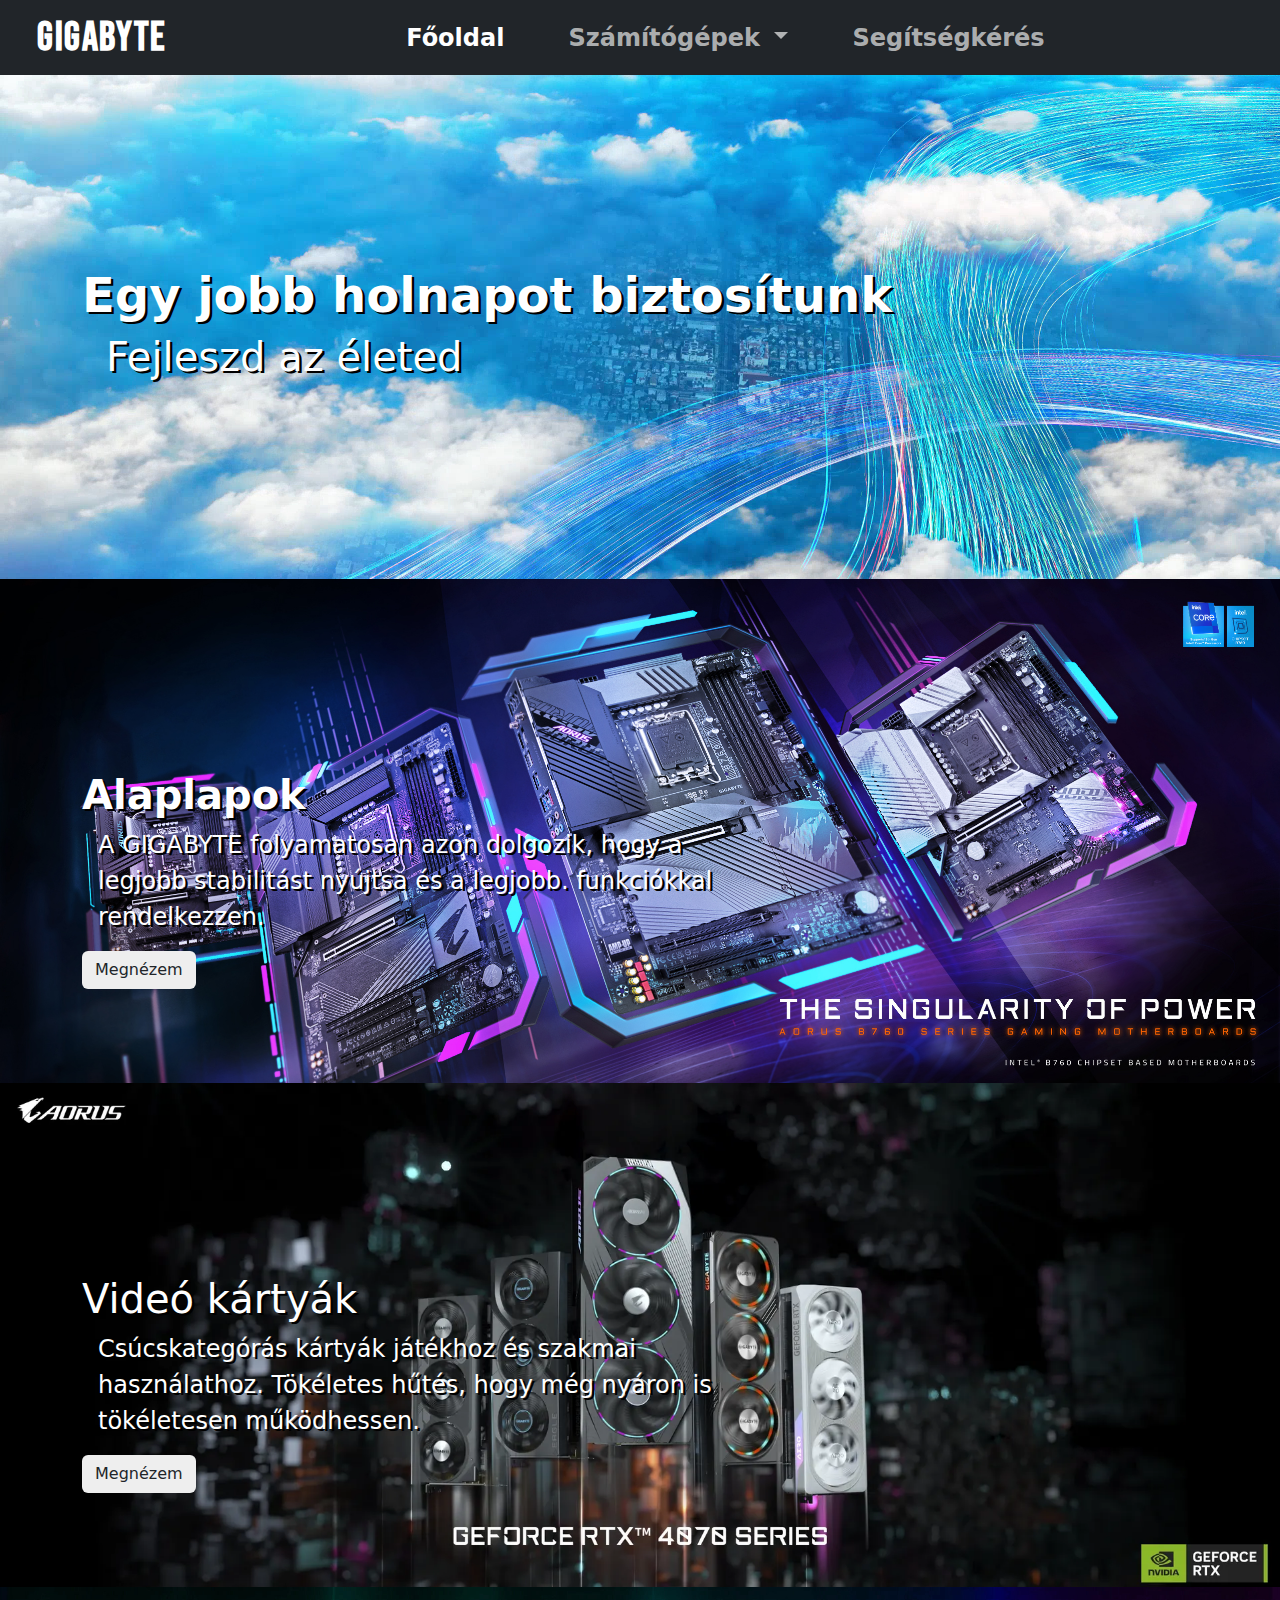
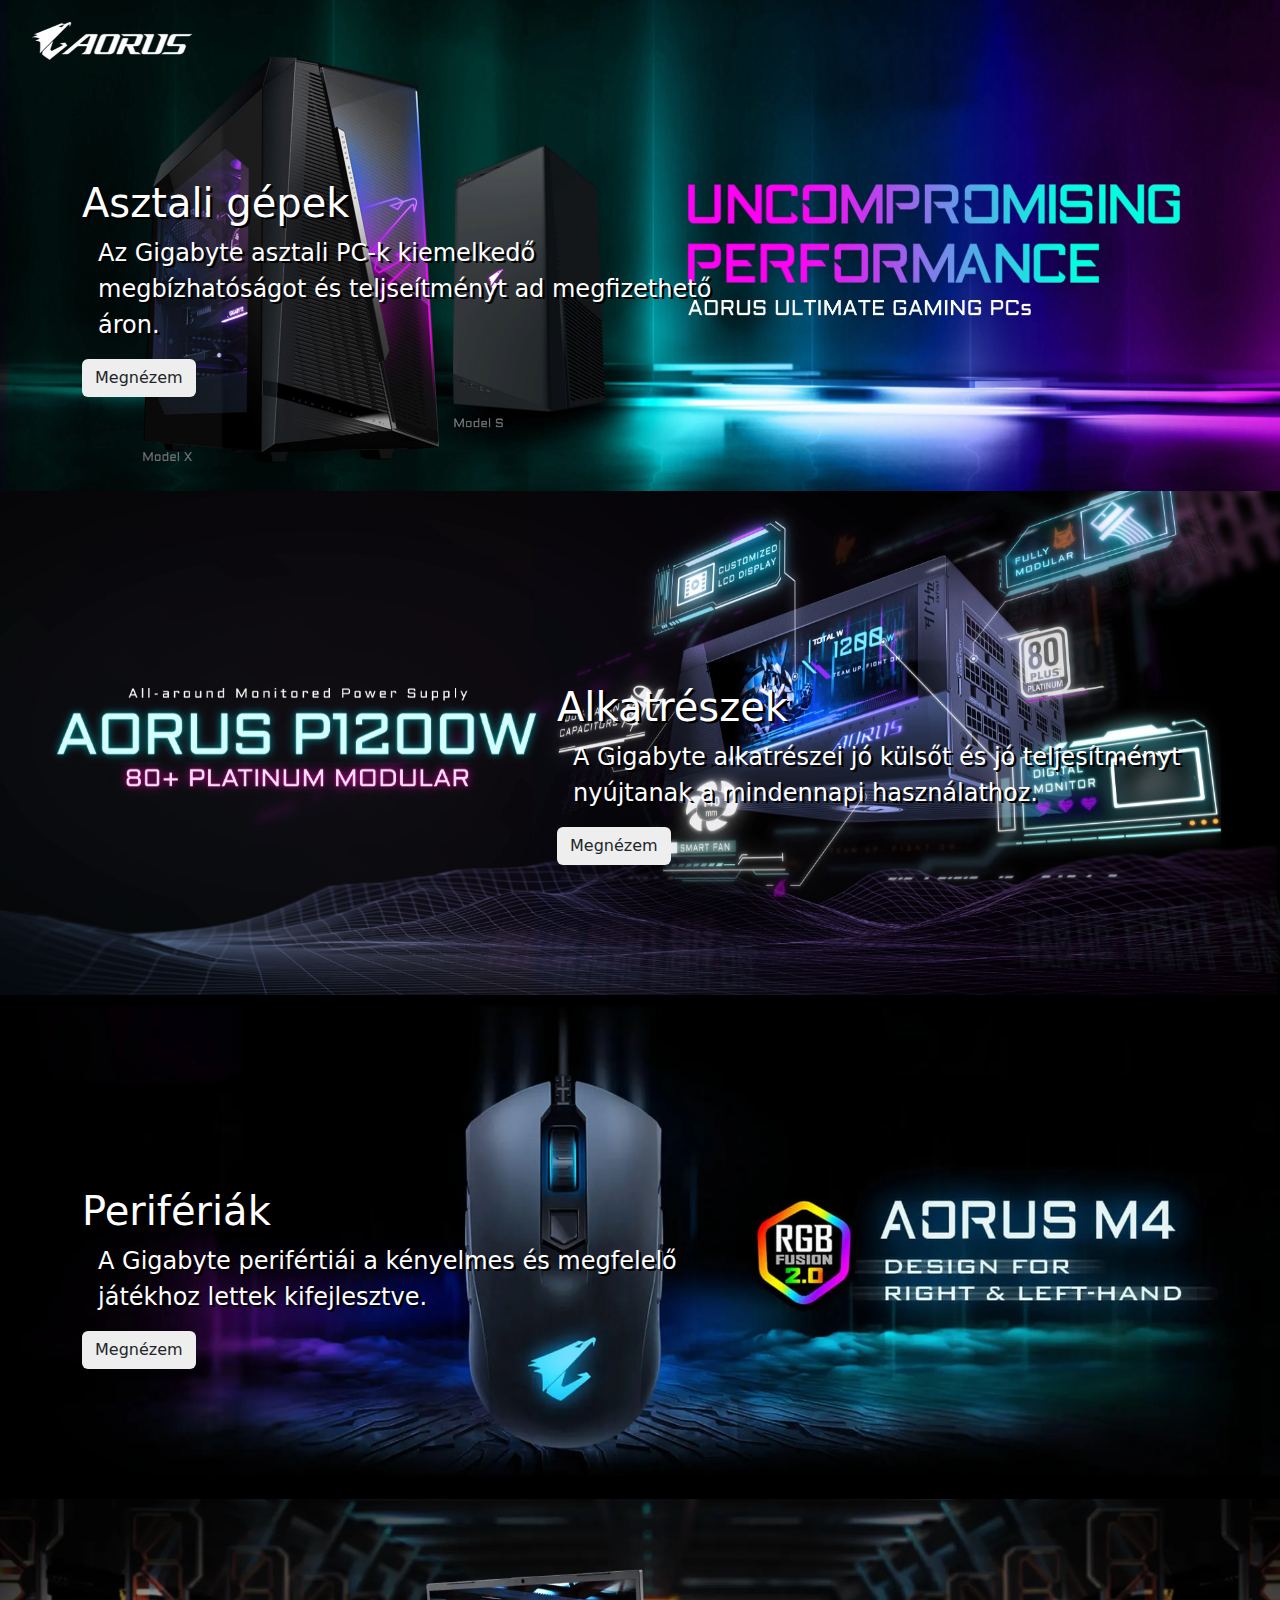
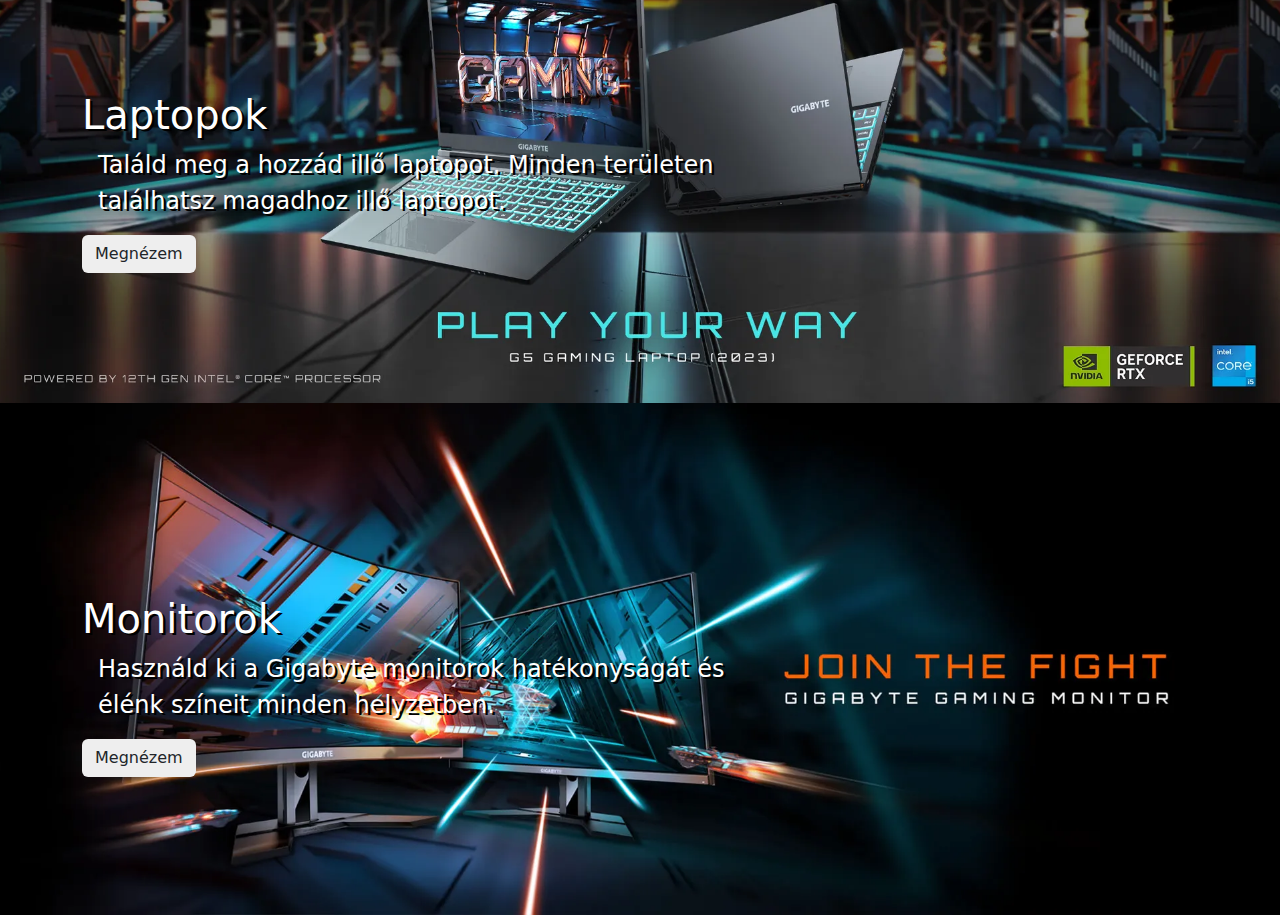
<file: index.html>
<!DOCTYPE html>
<html lang="hu">

<head>
  <meta charset="UTF-8">
  <meta http-equiv="X-UA-Compatible" content="IE=edge">
  <meta name="viewport" content="width=device-width, initial-scale=1.0">
  <link rel="stylesheet" href="bootstrap.min.css">
  <link rel="stylesheet" href="style.css">
  <link rel="shortcut icon" href="//www.gigabyte.com/favicon.ico" type="image/x-icon">
  <title>Gigabyte</title>
</head>

<body>
  <nav class="navbar navbar-expand-lg bg-dark" data-bs-theme="dark" id="navbar">
    <div class="container-fluid">
      <a class="navbar-brand" href="#">Gigabyte</a>
      <button class="navbar-toggler" type="button" data-bs-toggle="collapse" data-bs-target="#navbarNav"
        aria-controls="navbarNav" aria-expanded="false" aria-label="Toggle navigation">
        <span class="navbar-toggler-icon"></span>
      </button>
      <div class="collapse navbar-collapse" id="navbarNav">
        <ul class="navbar-nav bold mx-auto">
          <li class="nav-item me-lg-5 ms-0">
            <a class="nav-link active" href="index.html">Főoldal</a>
          </li>
          <li class="nav-item dropdown">
            <a class="nav-link dropdown-toggle" href="#" role="button" data-bs-toggle="dropdown" aria-expanded="false">
              Számítógépek
            </a>
            <ul class="dropdown-menu">
              <li class="nav-item">
                <a class="nav-link dropdown-item" href="alaplap.html">Alaplapok</a>
              </li>
              <li class="nav-item">
                <a class="nav-link dropdown-item" href="gpu.html">Videó kártyák</a>
              </li>
              <li class="nav-item">
                <a class="nav-link dropdown-item" href="pc.html">Asztali PC-k</a>
              </li>
              <li class="nav-item">
                <a class="nav-link dropdown-item" href="pc-periferiak.html">PC perifériák</a>
              </li>
              <li class="nav-item">
                <a class="nav-link dropdown-item" href="pc-alkatreszek.html">PC alkatrészek</a>
              </li>
              <li class="nav-item">
                <a class="nav-link dropdown-item" href="laptop.html">Laptop</a>
              </li>
              <li class="nav-item">
                <a class="nav-link dropdown-item" href="monitor.html">Monitorok</a>
              </li>
            </ul>
          </li>
          <li class="nav-item ms-lg-5 ms-0">
            <a class="nav-link" href="support.html">Segítségkérés</a>
          </li>
        </ul>
      </div>
    </div>
  </nav>
  <div class="c0 chapter mt-5">
    <div class="container">
      <h1 class="bold">Egy jobb holnapot biztosítunk</h1>
      <h2 class="mt-2 ms-md-4 ms-0 fs-1">Fejleszd az életed</h2>
    </div>
  </div>

  <div class="c1 chapter">
    <div class="container">
      <h1 class="bold">Alaplapok</h1>
      <p class="ms-lg-3 ms-0 col-md-7 col-12">A GIGABYTE folyamatosan azon dolgozik, hogy a legjobb stabilitást nyújtsa és a legjobb.
        funkciókkal rendelkezzen.</p>
      <a href="alaplap.html" class="btn">Megnézem</a>
    </div>
  </div>

  <div class="c2 chapter">
    <div class="container">
      <h1>Videó kártyák</h1>
      <p class="ms-lg-3 ms-0 col-md-7 col-12">
        Csúcskategórás kártyák játékhoz és szakmai használathoz. Tökéletes hűtés, hogy még nyáron is tökéletesen működhessen.
      </p>
      <a href="gpu.html" class="btn">Megnézem</a>
    </div>
  </div>

  <div class="c3 chapter">
    <div class="container">
      <h1>Asztali gépek</h1>
      <p class="ms-lg-3 ms-0 col-md-7 col-12">
        Az Gigabyte asztali PC-k kiemelkedő megbízhatóságot és teljseítményt ad megfizethető áron. 
      </p>
      <a href="pc.html" class="btn">Megnézem</a>
    </div>
  </div>

  <div class="c4 chapter">
    <div class="container">
      <div class="row">
        <div class="col-md-5"></div>
        <div class="col-md-7 col-12">
          <h1>Alkatrészek</h1>
          <p class="ms-lg-3 ms-0">
            A Gigabyte alkatrészei jó külsőt és jó teljesítményt nyújtanak a mindennapi használathoz.
          </p>
          <a href="pc-periferiak.html" class="btn">Megnézem</a>
        </div>
      </div>
    </div>
  </div>

  <div class="c5 chapter">
    <div class="container">
      <h1>Perifériák</h1>
      <p class="ms-lg-3 ms-0 col-md-7 col-12">
        A Gigabyte perifértiái a kényelmes és megfelelő játékhoz lettek kifejlesztve.
      </p>
      <a href="pc-periferiak.html" class="btn">Megnézem</a>
    </div>
  </div>

  <div class="c6 chapter">
    <div class="container">
      <h1>Laptopok</h1>
      <p class="ms-lg-3 ms-0 col-md-7 col-12">
        Találd meg a hozzád illő laptopot. Minden területen találhatsz magadhoz illő laptopot.
      </p>
      <a href="pc-periferiak.html" class="btn">Megnézem</a>
    </div>
  </div>

  <div class="c7 chapter">
    <div class="container">
      <h1>Monitorok</h1>
      <p class="ms-lg-3 ms-0 col-md-7 col-12">
        Használd ki a Gigabyte monitorok hatékonyságát és élénk színeit minden helyzetben.
      </p>
      <a href="pc-periferiak.html" class="btn">Megnézem</a>
    </div>
  </div>
  <script src="bootstrap.bundle.min.js"></script>
  <script src="gigabyte.js"></script>
</body>
</html>
</file>
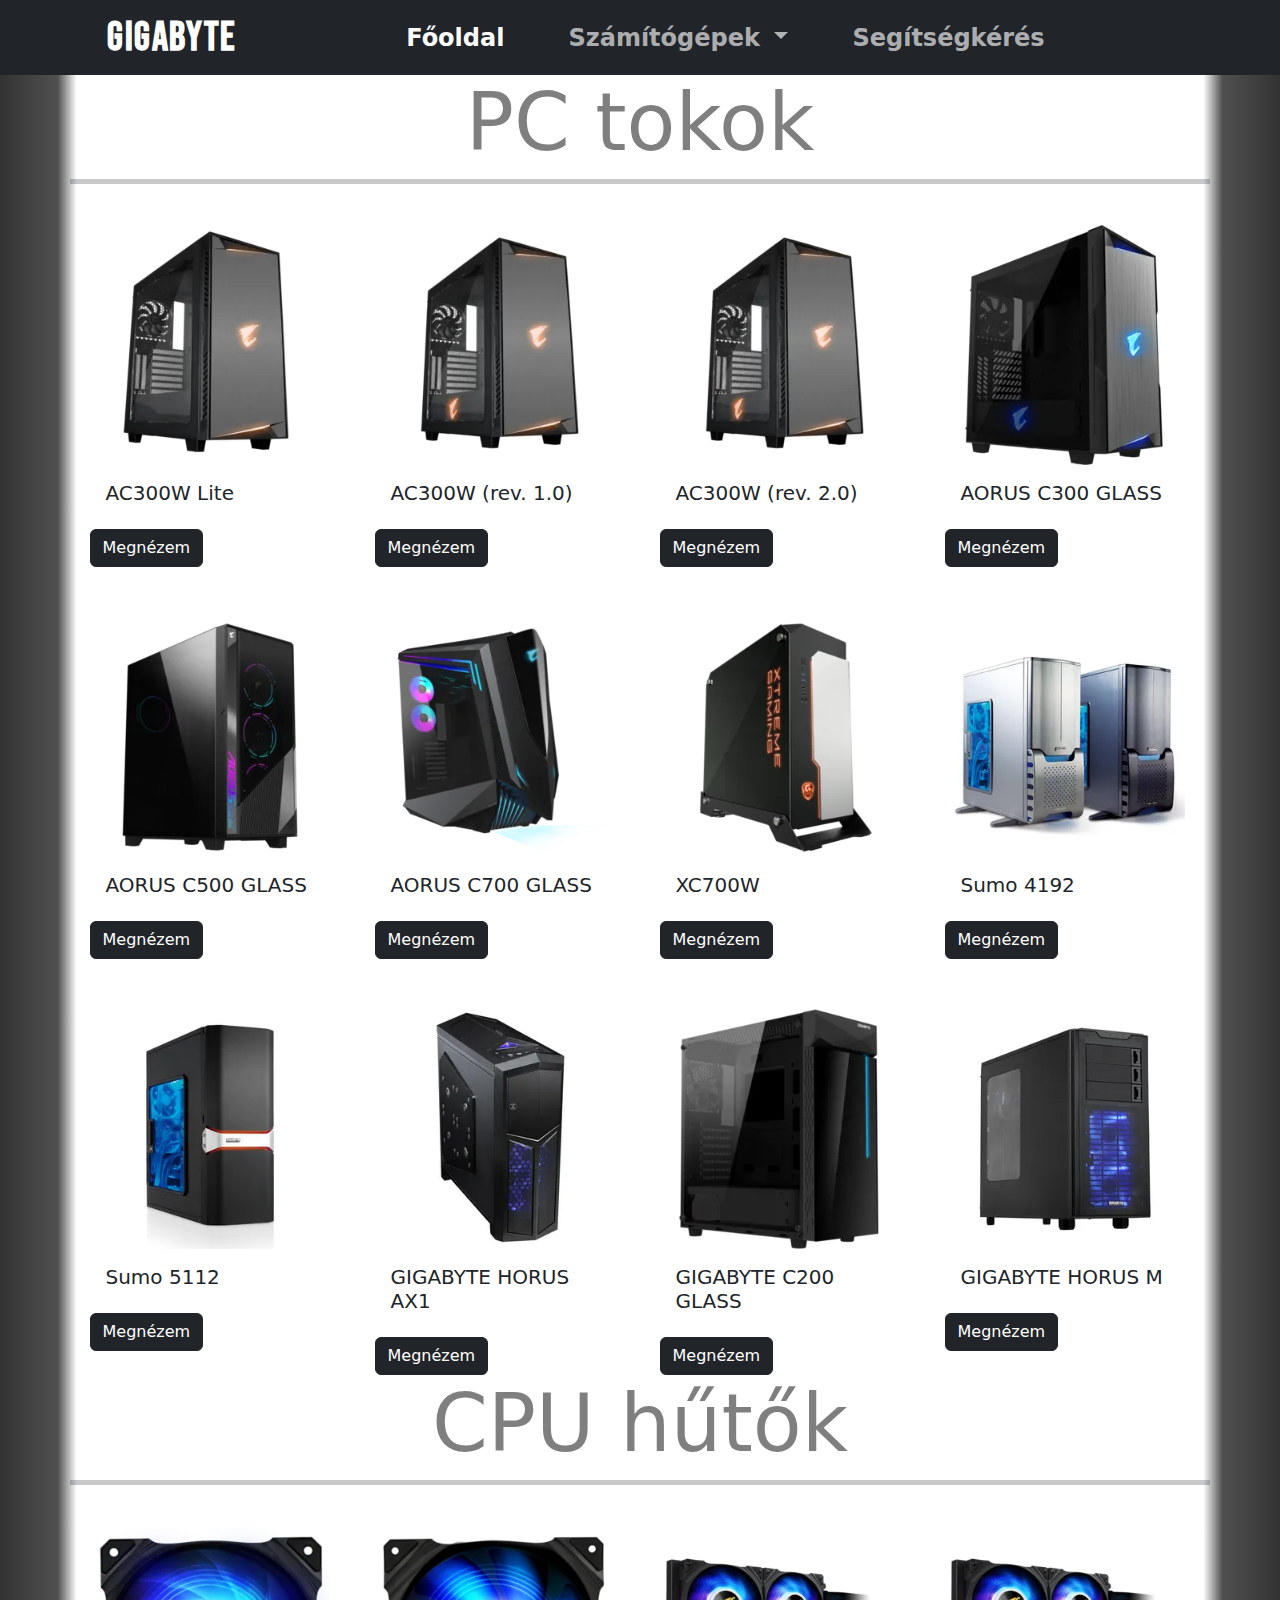
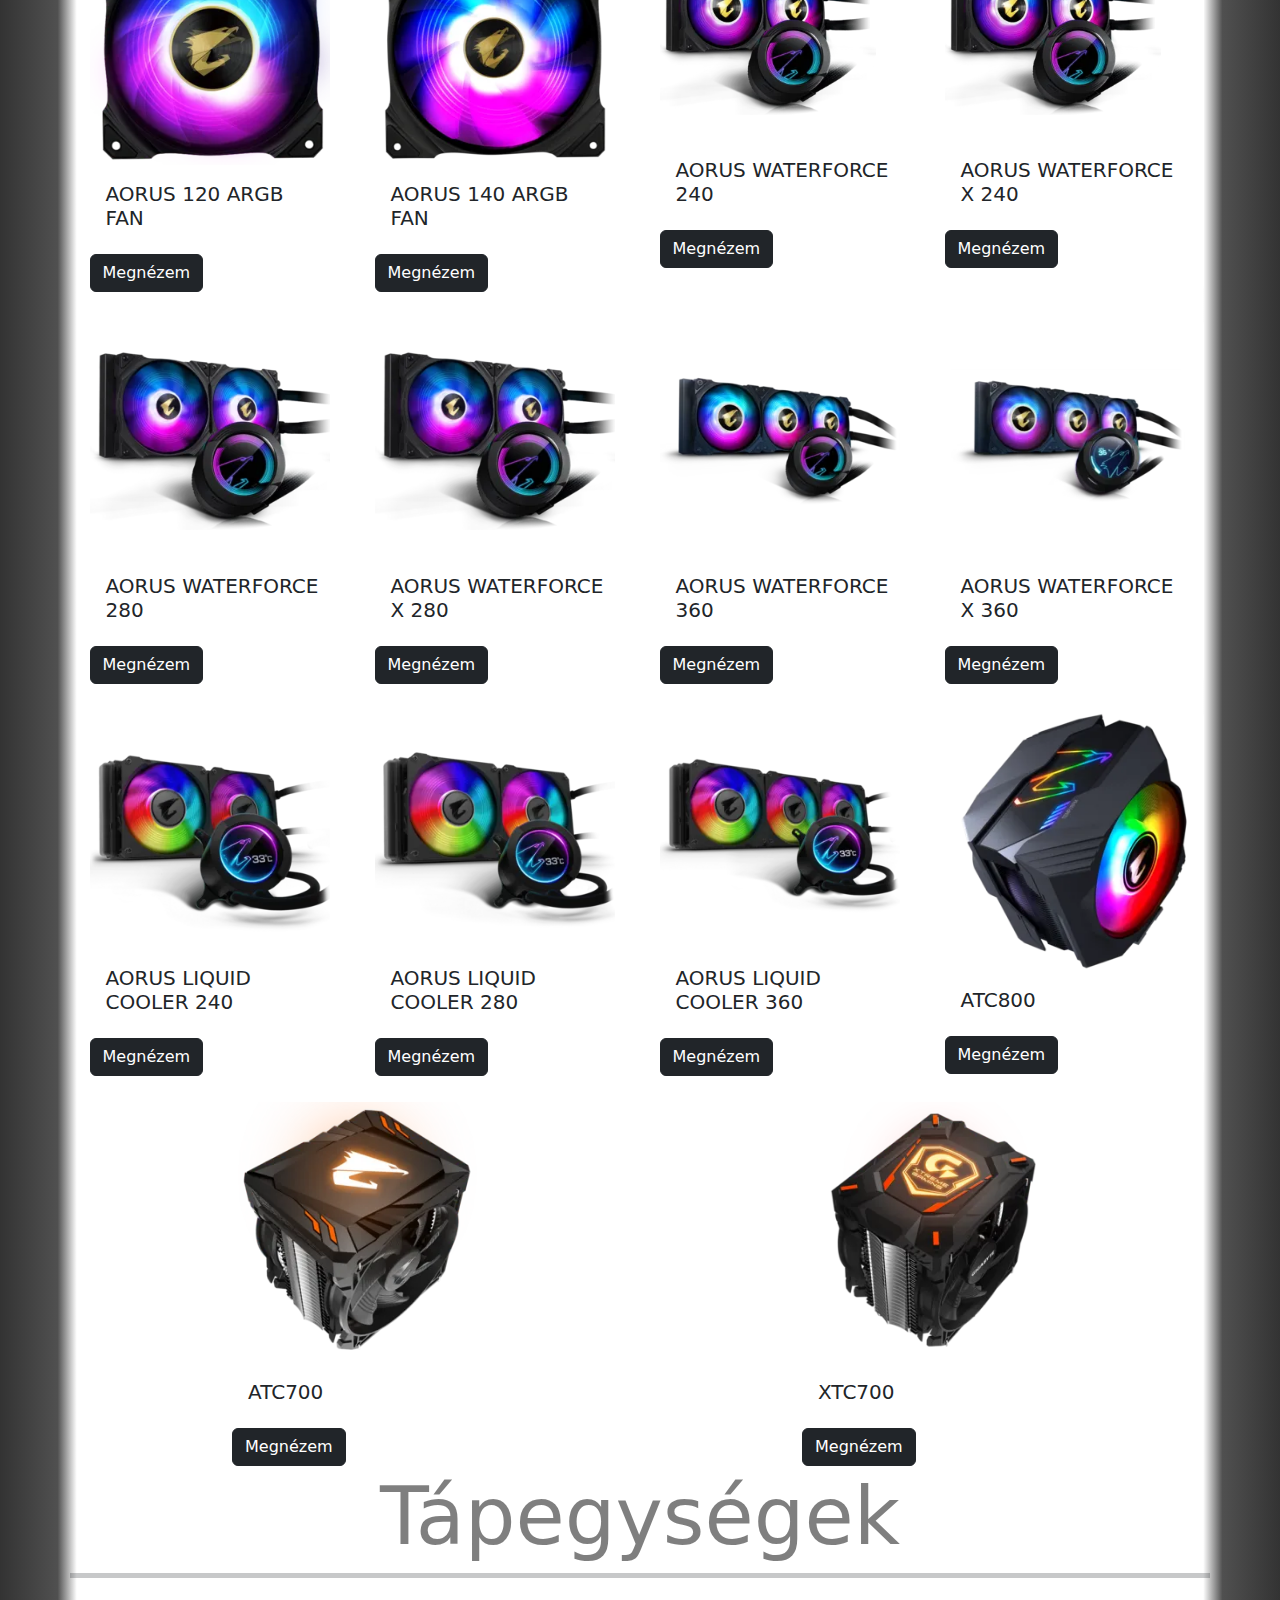
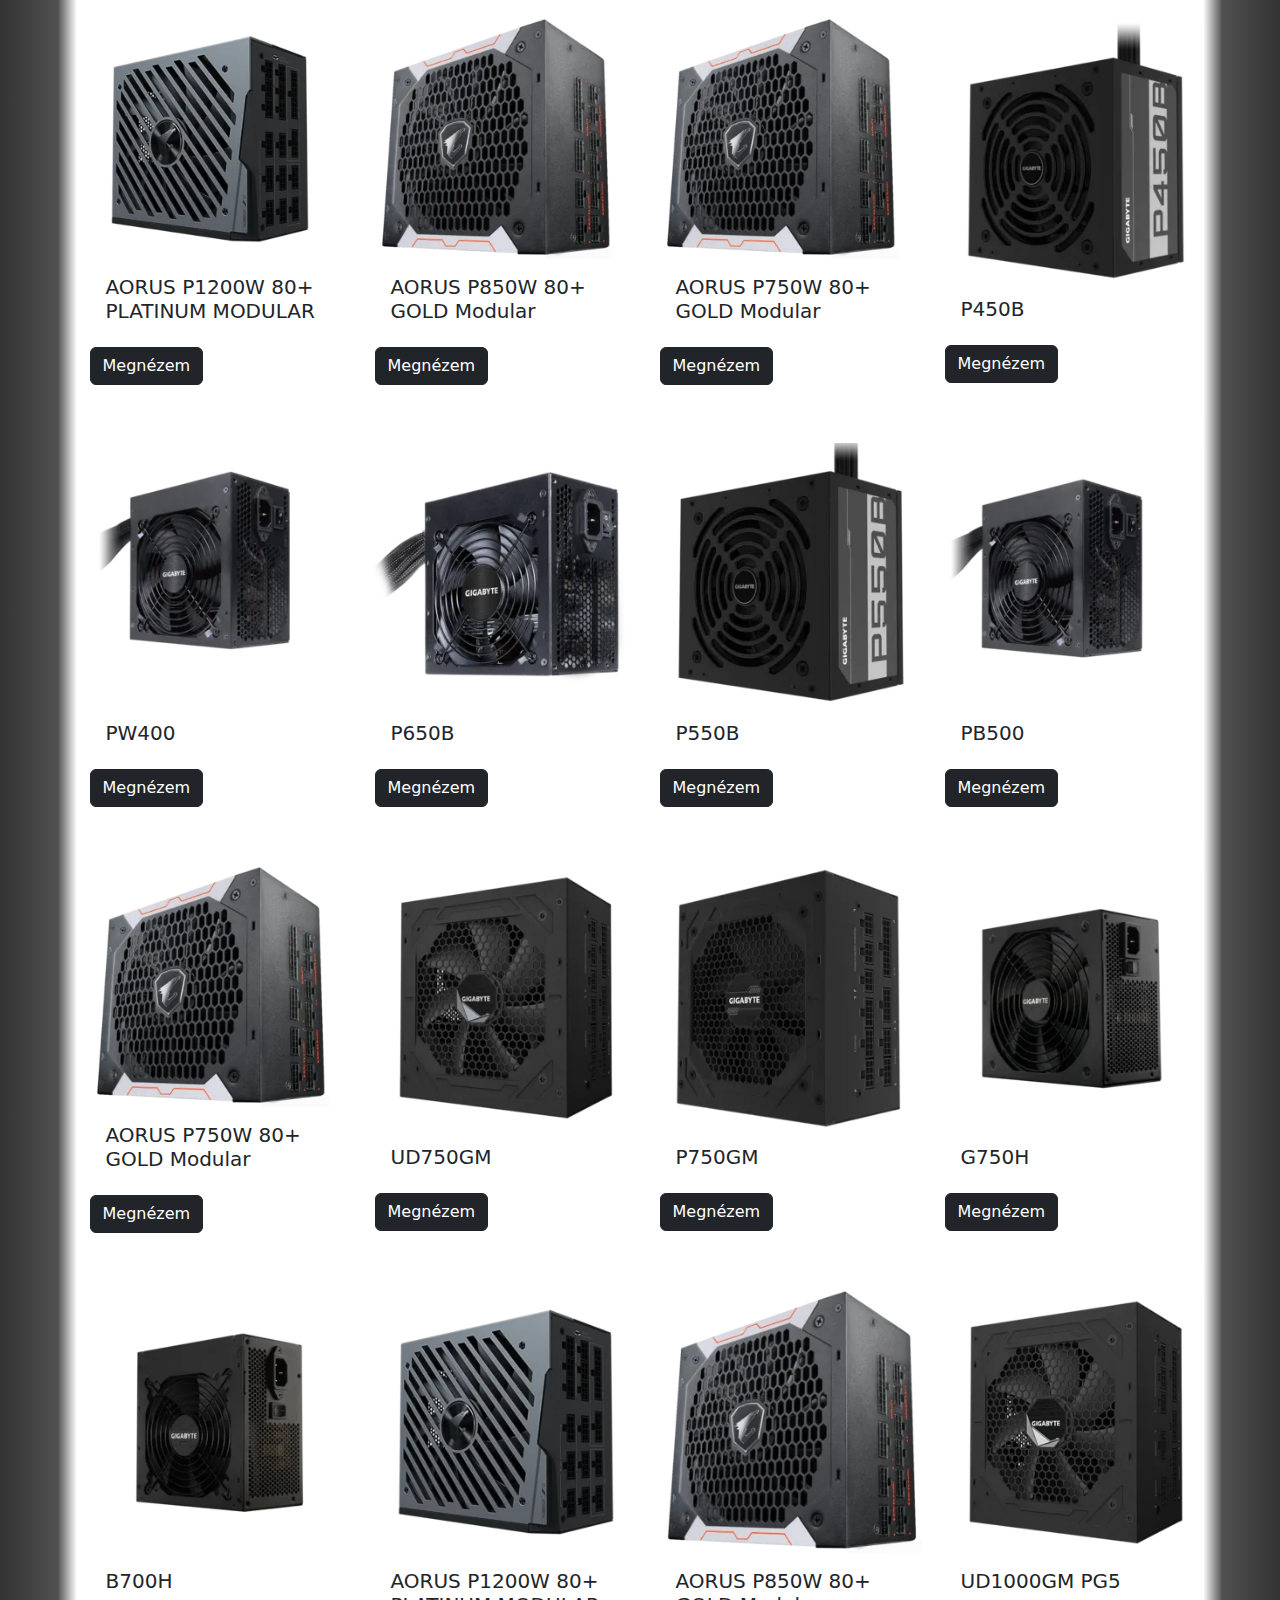
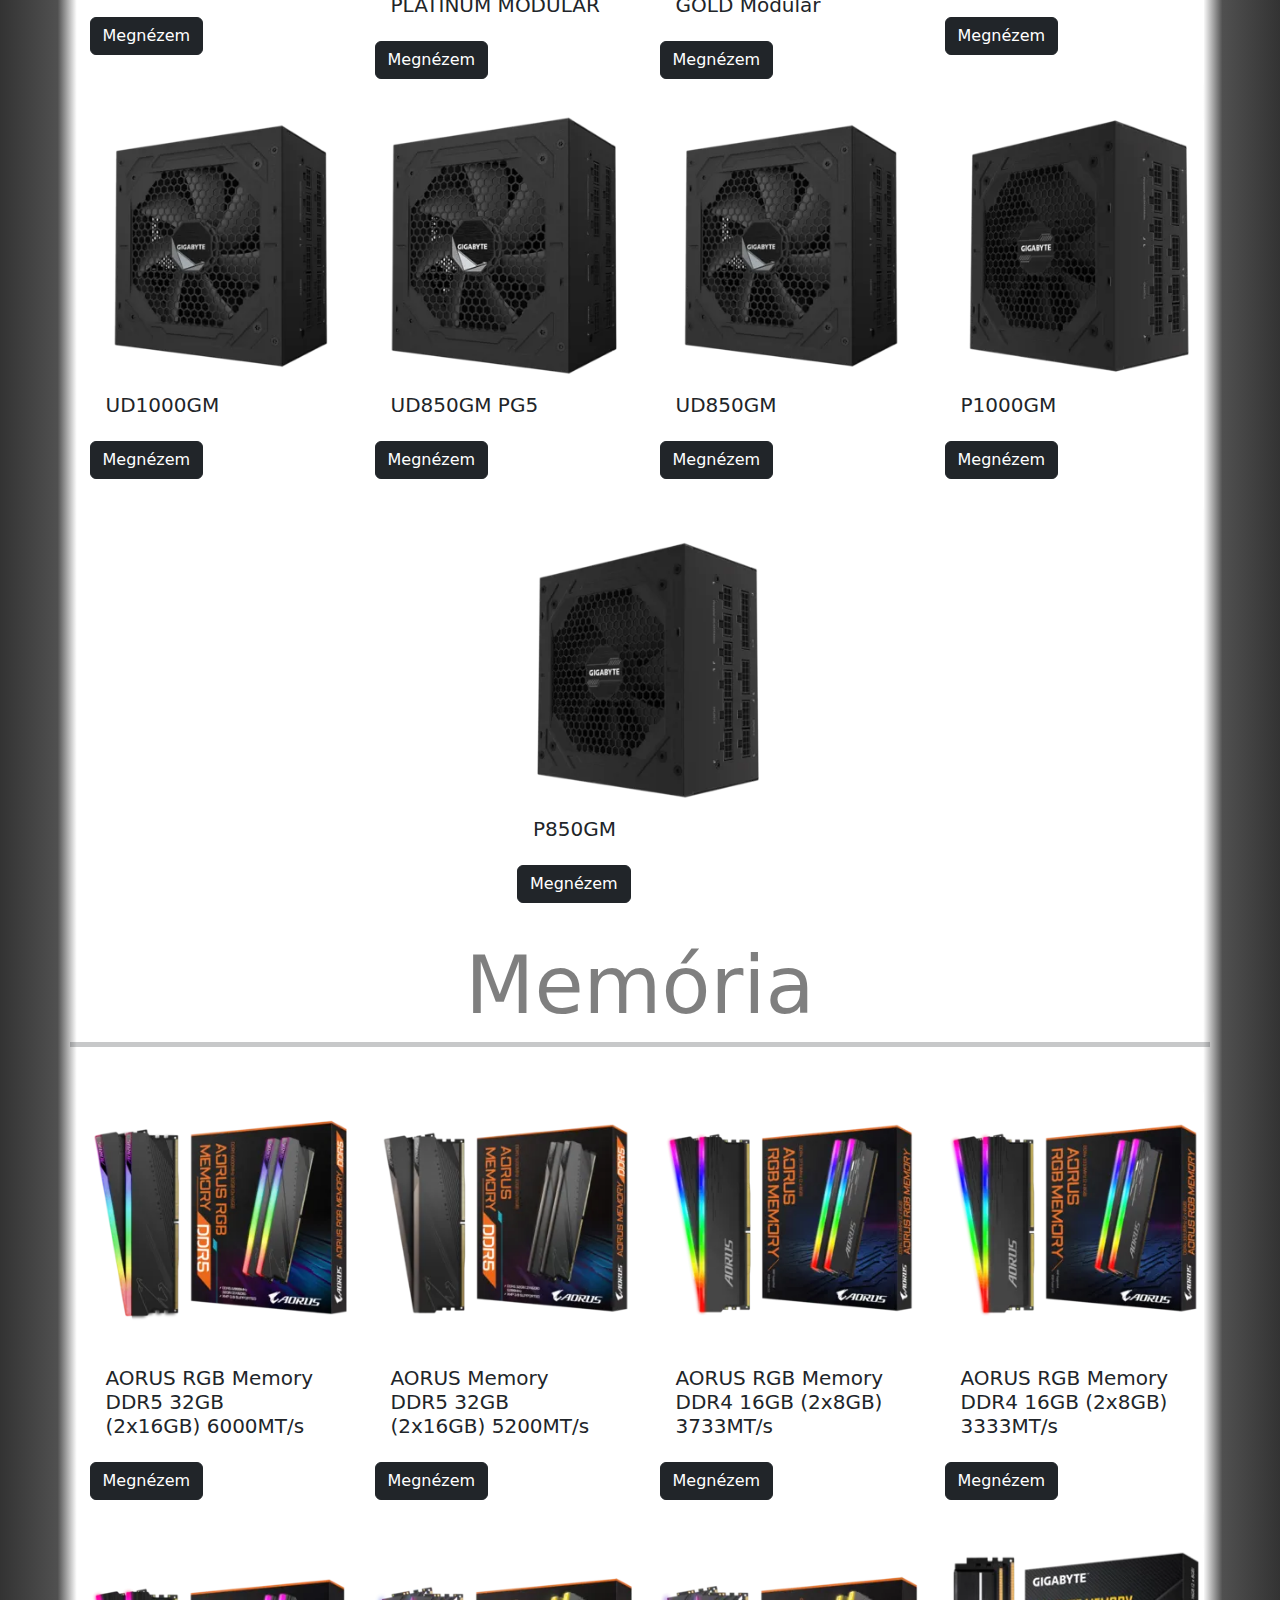
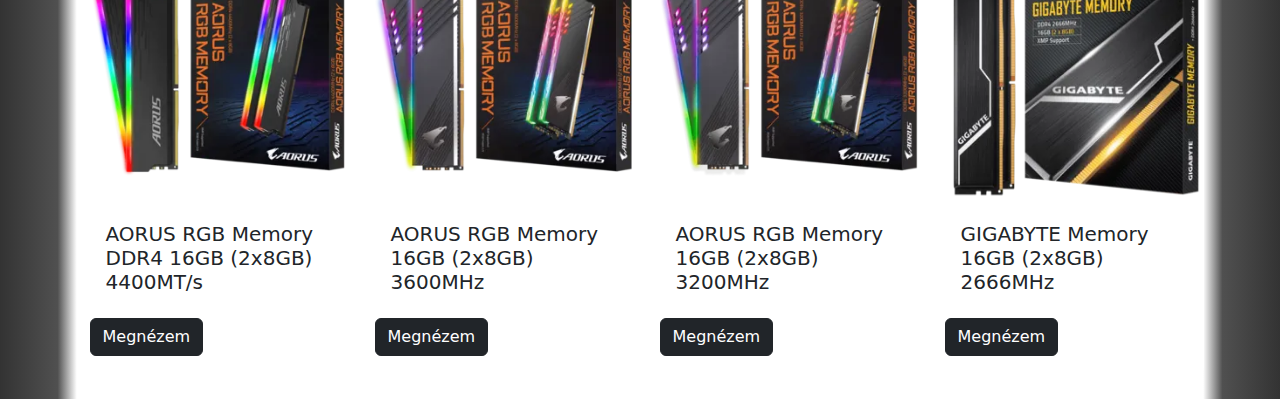
<file: pc-alkatreszek.html>
<!DOCTYPE html>
<html lang="hu">
<head>
    <meta charset="UTF-8">
    <meta http-equiv="X-UA-Compatible" content="IE=edge">
    <meta name="viewport" content="width=device-width, initial-scale=1.0">
    <link rel="stylesheet" href="bootstrap.min.css">
    <link rel="stylesheet" href="style.css">
    <title>PC perifériák</title>
</head>
<body>
  <nav class="navbar navbar-expand-lg bg-dark" id="navbar" data-bs-theme="dark">
    <div class="container">
      <a class="navbar-brand" href="#">Gigabyte</a>
      <button class="navbar-toggler" type="button" data-bs-toggle="collapse" data-bs-target="#navbarNav" aria-controls="navbarNav" aria-expanded="false" aria-label="Toggle navigation">
        <span class="navbar-toggler-icon"></span>
      </button>
      <div class="collapse navbar-collapse" id="navbarNav">
        <ul class="navbar-nav bold mx-auto">
          <li class="nav-item me-lg-5 ms-0">
            <a class="nav-link active" href="index.html">Főoldal</a>
          </li>
          <li class="nav-item dropdown">
            <a class="nav-link dropdown-toggle" href="#" role="button" data-bs-toggle="dropdown" aria-expanded="false">
              Számítógépek
            </a>
            <ul class="dropdown-menu">
              <li class="nav-item">
                <a class="nav-link dropdown-item" href="alaplap.html">Alaplapok</a>
              </li>
              <li class="nav-item">
                <a class="nav-link dropdown-item" href="gpu.html">Videó kártyák</a>
              </li>
              <li class="nav-item">
                <a class="nav-link dropdown-item" href="pc.html">Asztali PC-k</a>
              </li>
              <li class="nav-item">
                <a class="nav-link dropdown-item" href="pc-periferiak.html">PC perifériák</a>
              </li>
              <li class="nav-item">
                <a class="nav-link dropdown-item" href="pc-alkatreszek.html">PC alkatrészek</a>
              </li>
              <li class="nav-item">
                <a class="nav-link dropdown-item" href="laptop.html">Laptop</a>
              </li>
              <li class="nav-item">
                <a class="nav-link dropdown-item" href="monitor.html">Monitorok</a>
              </li>
            </ul>
          </li>
          <li class="nav-item ms-lg-5 ms-0">
            <a class="nav-link" href="support.html">Segítségkérés</a>
          </li>
        </ul>
      </div>
    </div>
</nav>
    
    <div class="container">
      <div class="row">

      <h1 class="display-1 közép text-black-50">PC tokok</h1>
      <hr class="border-5">
      
        <div class="card col-xl-3 col-md-4 col-sm-6 col-12 col-6 mt-4 mx-auto gpuCard" style="width: 17rem; height: 23rem;">
          <div>
            <a href="https://www.gigabyte.com/PC-Case/AC300W-Lite#kf"><img src="Kepek/AC300W Lite.webp" class="card-img-top" alt="..." style="height: 15rem; width: 15rem;"></a>
            <div class="card-body">
              <h5 class="card-title text-dark">AC300W Lite</h5>
            </div>
              <div class="row align-items-center">
                <div class="col-7">
                  <a href="https://www.gigabyte.com/PC-Case/AC300W-Lite#kf" class="btn btn-dark gpuButton">Megnézem</a>
                </div>
              </div>
          </div>
        </div>
        <div class="card col-xl-3 col-md-4 col-sm-6 col-12 col-6 mt-4 mx-auto gpuCard" style="width: 17rem; height: 23rem;">
          <div>
            <a href="https://www.gigabyte.com/PC-Case/GB-AC300W-rev-10#kf"><img src="Kepek/AC300W (rev. 1.0).webp" class="card-img-top" alt="..." style="height: 15rem; width: 15rem;"></a>
            <div class="card-body">
              <h5 class="card-title text-dark">AC300W (rev. 1.0)</h5>
            </div>
              <div class="row align-items-center">
                <div class="col-7">
                  <a href="https://www.gigabyte.com/PC-Case/GB-AC300W-rev-10#kf" class="btn btn-dark gpuButton">Megnézem</a>
                </div>
              </div>
          </div>
        </div>
        <div class="card col-xl-3 col-md-4 col-sm-6 col-12 col-6 mt-4 mx-auto gpuCard" style="width: 17rem; height: 23rem;">
          <div>
            <a href="https://www.gigabyte.com/PC-Case/GB-AC300W-rev-20#kf"><img src="Kepek/AC300W (rev. 2.0).webp" class="card-img-top" alt="..." style="height: 15rem; width: 15rem;"></a>
            <div class="card-body">
              <h5 class="card-title text-dark">AC300W (rev. 2.0)</h5>
            </div>
              <div class="row align-items-center">
                <div class="col-7">
                  <a href="https://www.gigabyte.com/PC-Case/GB-AC300W-rev-20#kf" class="btn btn-dark gpuButton">Megnézem</a>
                </div>
              </div>
          </div>
        </div>
        <div class="card col-xl-3 col-md-4 col-sm-6 col-12 col-6 mt-4 mx-auto gpuCard" style="width: 17rem; height: 23rem;">
          <div>
            <a href="https://www.gigabyte.com/PC-Case/GB-AC300G#kf"><img src="Kepek/AORUS C300 GLASS.webp" class="card-img-top" alt="..." style="height: 15rem; width: 15rem;"></a>
            <div class="card-body">
              <h5 class="card-title text-dark">AORUS C300 GLASS</h5>
            </div>
              <div class="row align-items-center">
                <div class="col-7">
                  <a href="https://www.gigabyte.com/PC-Case/GB-AC300G#kf" class="btn btn-dark gpuButton">Megnézem</a>
                </div>
              </div>
          </div>
        </div>
        <div class="card col-xl-3 col-md-4 col-sm-6 col-12 col-6 mt-4 mx-auto gpuCard" style="width: 17rem; height: 23rem;">
          <div>
            <a href="https://www.gigabyte.com/PC-Case/GB-AC500G-ST#kf"><img src="Kepek/AORUS C500 GLASS.webp" class="card-img-top" alt="..." style="height: 15rem; width: 15rem;"></a>
            <div class="card-body">
              <h5 class="card-title text-dark">AORUS C500 GLASS</h5>
            </div>
              <div class="row align-items-center">
                <div class="col-7">
                  <a href="https://www.gigabyte.com/PC-Case/GB-AC500G-ST#kf" class="btn btn-dark gpuButton">Megnézem</a>
                </div>
              </div>
          </div>
        </div>
        <div class="card col-xl-3 col-md-4 col-sm-6 col-12 col-6 mt-4 mx-auto gpuCard" style="width: 17rem; height: 23rem;">
          <div>
            <a href="https://www.gigabyte.com/PC-Case/GB-AC700G#kf"><img src="Kepek/AORUS C700 GLASS.webp" class="card-img-top" alt="..." style="height: 15rem; width: 15rem;"></a>
            <div class="card-body">
              <h5 class="card-title text-dark">AORUS C700 GLASS</h5>
            </div>
              <div class="row align-items-center">
                <div class="col-7">
                  <a href="https://www.gigabyte.com/PC-Case/GB-AC700G#kf" class="btn btn-dark gpuButton">Megnézem</a>
                </div>
              </div>
          </div>
        </div>
        <div class="card col-xl-3 col-md-4 col-sm-6 col-12 col-6 mt-4 mx-auto gpuCard" style="width: 17rem; height: 23rem;">
          <div>
            <a href="https://www.gigabyte.com/PC-Case/XC700W#kf"><img src="Kepek/XC700W.webp" class="card-img-top" alt="..." style="height: 15rem; width: 15rem;"></a>
            <div class="card-body">
              <h5 class="card-title text-dark">XC700W</h5>
            </div>
              <div class="row align-items-center">
                <div class="col-7">
                  <a href="https://www.gigabyte.com/PC-Case/XC700W#kf" class="btn btn-dark gpuButton">Megnézem</a>
                </div>
              </div>
          </div>
        </div>
        <div class="card col-xl-3 col-md-4 col-sm-6 col-12 col-6 mt-4 mx-auto gpuCard" style="width: 17rem; height: 23rem;">
          <div>
            <a href="https://www.gigabyte.com/PC-Case/GZ-FS1CCA#kf"><img src="Kepek/Sumo 4192.webp" class="card-img-top" alt="..." style="height: 15rem; width: 15rem;"></a>
            <div class="card-body">
              <h5 class="card-title text-dark">Sumo 4192</h5>
            </div>
              <div class="row align-items-center">
                <div class="col-7">
                  <a href="https://www.gigabyte.com/PC-Case/GZ-FS1CCA#kf" class="btn btn-dark gpuButton">Megnézem</a>
                </div>
              </div>
          </div>
        </div>
        <div class="card col-xl-3 col-md-4 col-sm-6 col-12 col-6 mt-4 mx-auto gpuCard" style="width: 17rem; height: 23rem;">
          <div>
            <a href="https://www.gigabyte.com/PC-Case/GZ-FADA51-CJB#kf"><img src="Kepek/Sumo 5112.webp" class="card-img-top" alt="..." style="height: 15rem; width: 15rem;"></a>
            <div class="card-body">
              <h5 class="card-title text-dark">Sumo 5112</h5>
            </div>
              <div class="row align-items-center">
                <div class="col-7">
                  <a href="https://www.gigabyte.com/PC-Case/GZ-FADA51-CJB#kf" class="btn btn-dark gpuButton">Megnézem</a>
                </div>
              </div>
          </div>
        </div>
        <div class="card col-xl-3 col-md-4 col-sm-6 col-12 col-6 mt-4 mx-auto gpuCard" style="width: 17rem; height: 23rem;">
          <div>
            <a href="https://www.gigabyte.com/PC-Case/GIGABYTE-HORUS-AX1#kf"><img src="Kepek/GIGABYTE HORUS AX1.webp" class="card-img-top" alt="..." style="height: 15rem; width: 15rem;"></a>
            <div class="card-body">
              <h5 class="card-title text-dark">GIGABYTE HORUS AX1</h5>
            </div>
              <div class="row align-items-center">
                <div class="col-7">
                  <a href="https://www.gigabyte.com/PC-Case/GIGABYTE-HORUS-AX1#kf" class="btn btn-dark gpuButton">Megnézem</a>
                </div>
              </div>
          </div>
        </div>
        <div class="card col-xl-3 col-md-4 col-sm-6 col-12 col-6 mt-4 mx-auto gpuCard" style="width: 17rem; height: 23rem;">
          <div>
            <a href="https://www.gigabyte.com/PC-Case/GB-C200G#kf"><img src="Kepek/GIGABYTE C200 GLASS.webp" class="card-img-top" alt="..." style="height: 15rem; width: 15rem;"></a>
            <div class="card-body">
              <h5 class="card-title text-dark">GIGABYTE C200 GLASS</h5>
            </div>
              <div class="row align-items-center">
                <div class="col-7">
                  <a href="https://www.gigabyte.com/PC-Case/GB-C200G#kf" class="btn btn-dark gpuButton">Megnézem</a>
                </div>
              </div>
          </div>
        </div>
        <div class="card col-xl-3 col-md-4 col-sm-6 col-12 col-6 mt-4 mx-auto gpuCard" style="width: 17rem; height: 23rem;">
          <div>
            <a href="https://www.gigabyte.com/PC-Case/GIGABYTE-HORUS-M#kf"><img src="Kepek/GIGABYTE HORUS M.webp" class="card-img-top" alt="..." style="height: 15rem; width: 15rem;"></a>
            <div class="card-body">
              <h5 class="card-title text-dark">GIGABYTE HORUS M</h5>
            </div>
              <div class="row align-items-center">
                <div class="col-7">
                  <a href="https://www.gigabyte.com/PC-Case/GIGABYTE-HORUS-M#kf" class="btn btn-dark gpuButton">Megnézem</a>
                </div>
              </div>
          </div>
        </div>

        <h1 class="display-1 közép text-black-50">CPU hűtők</h1>
        <hr class="border-5">
        
        <div class="card col-xl-3 col-md-4 col-sm-6 col-12 col-6 mt-4 mx-auto gpuCard" style="width: 17rem; height: 23rem;">
          <div>
            <a href="https://www.gigabyte.com/CPU-Cooler/AORUS-120-ARGB-FAN#kf"><img src="Kepek/AORUS 120 ARGB FAN.webp" class="card-img-top" alt="..." style="height: 15rem; width: 15rem;"></a>
            <div class="card-body">
              <h5 class="card-title text-dark">AORUS 120 ARGB FAN</h5>
            </div>
              <div class="row align-items-center">
                <div class="col-7">
                  <a href="https://www.gigabyte.com/CPU-Cooler/AORUS-120-ARGB-FAN#kf" class="btn btn-dark gpuButton">Megnézem</a>
                </div>
              </div>
          </div>
        </div>
        <div class="card col-xl-3 col-md-4 col-sm-6 col-12 col-6 mt-4 mx-auto gpuCard" style="width: 17rem; height: 23rem;">
          <div>
            <a href="https://www.gigabyte.com/CPU-Cooler/AORUS-140-ARGB-FAN#kf"><img src="Kepek/AORUS 140 ARGB FAN.webp" class="card-img-top" alt="..." style="height: 15rem; width: 15rem;"></a>
            <div class="card-body">
              <h5 class="card-title text-dark">AORUS 140 ARGB FAN</h5>
            </div>
              <div class="row align-items-center">
                <div class="col-7">
                  <a href="https://www.gigabyte.com/CPU-Cooler/AORUS-140-ARGB-FAN#kf" class="btn btn-dark gpuButton">Megnézem</a>
                </div>
              </div>
          </div>
        </div>
        <div class="card col-xl-3 col-md-4 col-sm-6 col-12 col-6 mt-4 mx-auto gpuCard" style="width: 17rem; height: 23rem;">
          <div>
            <a href="https://www.gigabyte.com/CPU-Cooler/AORUS-WATERFORCE-240#kf"><img src="Kepek/AORUS WATERFORCE 240.webp" class="card-img-top" alt="..." style="height: 13.5rem; width: 13.5rem;"></a>
            <div class="card-body">
              <h5 class="card-title text-dark">AORUS WATERFORCE 240</h5>
            </div>
              <div class="row align-items-center">
                <div class="col-7">
                  <a href="https://www.gigabyte.com/CPU-Cooler/AORUS-WATERFORCE-240#kf" class="btn btn-dark gpuButton">Megnézem</a>
                </div>
              </div>
          </div>
        </div>
        <div class="card col-xl-3 col-md-4 col-sm-6 col-12 col-6 mt-4 mx-auto gpuCard" style="width: 17rem; height: 23rem;">
          <div>
            <a href="https://www.gigabyte.com/CPU-Cooler/AORUS-WATERFORCE-X-240#kf"><img src="Kepek/AORUS WATERFORCE 240.webp" class="card-img-top" alt="..." style="height: 13.5rem; width: 13.5rem;"></a>
            <div class="card-body">
              <h5 class="card-title text-dark">AORUS WATERFORCE X 240</h5>
            </div>
              <div class="row align-items-center">
                <div class="col-7">
                  <a href="https://www.gigabyte.com/CPU-Cooler/AORUS-WATERFORCE-X-240#kf" class="btn btn-dark gpuButton">Megnézem</a>
                </div>
              </div>
          </div>
        </div>
        <div class="card col-xl-3 col-md-4 col-sm-6 col-12 col-6 mt-4 mx-auto gpuCard" style="width: 17rem; height: 23rem;">
          <div>
            <a href="https://www.gigabyte.com/CPU-Cooler/AORUS-WATERFORCE-280#kf"><img src="Kepek/AORUS WATERFORCE 280.webp" class="card-img-top" alt="..." style="height: 15rem; width: 15rem;"></a>
            <div class="card-body">
              <h5 class="card-title text-dark">AORUS WATERFORCE 280</h5>
            </div>
              <div class="row align-items-center">
                <div class="col-7">
                  <a href="https://www.gigabyte.com/CPU-Cooler/AORUS-WATERFORCE-280#kf" class="btn btn-dark gpuButton">Megnézem</a>
                </div>
              </div>
          </div>
        </div>
        <div class="card col-xl-3 col-md-4 col-sm-6 col-12 col-6 mt-4 mx-auto gpuCard" style="width: 17rem; height: 23rem;">
          <div>
            <a href="https://www.gigabyte.com/CPU-Cooler/AORUS-WATERFORCE-X-280#kf"><img src="Kepek/AORUS WATERFORCE 280.webp" class="card-img-top" alt="..." style="height: 15rem; width: 15rem;"></a>
            <div class="card-body">
              <h5 class="card-title text-dark">AORUS WATERFORCE X 280</h5>
            </div>
              <div class="row align-items-center">
                <div class="col-7">
                  <a href="https://www.gigabyte.com/CPU-Cooler/AORUS-WATERFORCE-X-280#kf" class="btn btn-dark gpuButton">Megnézem</a>
                </div>
              </div>
          </div>
        </div>
        <div class="card col-xl-3 col-md-4 col-sm-6 col-12 col-6 mt-4 mx-auto gpuCard" style="width: 17rem; height: 23rem;">
          <div>
            <a href="https://www.gigabyte.com/CPU-Cooler/AORUS-WATERFORCE-360#kf"><img src="Kepek/AORUS WATERFORCE 360.webp" class="card-img-top" alt="..." style="height: 15rem; width: 15rem;"></a>
            <div class="card-body">
              <h5 class="card-title text-dark">AORUS WATERFORCE 360</h5>
            </div>
              <div class="row align-items-center">
                <div class="col-7">
                  <a href="https://www.gigabyte.com/CPU-Cooler/AORUS-WATERFORCE-360#kf" class="btn btn-dark gpuButton">Megnézem</a>
                </div>
              </div>
          </div>
        </div>
        <div class="card col-xl-3 col-md-4 col-sm-6 col-12 col-6 mt-4 mx-auto gpuCard" style="width: 17rem; height: 23rem;">
          <div>
            <a href="https://www.gigabyte.com/CPU-Cooler/AORUS-WATERFORCE-X-360#kf"><img src="Kepek/AORUS WATERFORCE X 360.webp" class="card-img-top" alt="..." style="height: 15rem; width: 15rem;"></a>
            <div class="card-body">
              <h5 class="card-title text-dark">AORUS WATERFORCE X 360</h5>
            </div>
              <div class="row align-items-center">
                <div class="col-7">
                  <a href="https://www.gigabyte.com/CPU-Cooler/AORUS-WATERFORCE-X-360#kf" class="btn btn-dark gpuButton">Megnézem</a>
                </div>
              </div>
          </div>
        </div>
        <div class="card col-xl-3 col-md-4 col-sm-6 col-12 col-6 mt-4 mx-auto gpuCard" style="width: 17rem; height: 23rem;">
          <div>
            <a href="https://www.gigabyte.com/CPU-Cooler/AORUS-LIQUID-COOLER-240#kf"><img src="Kepek/AORUS LIQUID COOLER 240.webp" class="card-img-top" alt="..." style="height: 15rem; width: 15rem;"></a>
            <div class="card-body">
              <h5 class="card-title text-dark">AORUS LIQUID COOLER 240</h5>
            </div>
              <div class="row align-items-center">
                <div class="col-7">
                  <a href="https://www.gigabyte.com/CPU-Cooler/AORUS-LIQUID-COOLER-240#kf" class="btn btn-dark gpuButton">Megnézem</a>
                </div>
              </div>
          </div>
        </div>
        <div class="card col-xl-3 col-md-4 col-sm-6 col-12 col-6 mt-4 mx-auto gpuCard" style="width: 17rem; height: 23rem;">
          <div>
            <a href="https://www.gigabyte.com/CPU-Cooler/AORUS-LIQUID-COOLER-280#kf"><img src="Kepek/AORUS LIQUID COOLER 280.webp" class="card-img-top" alt="..." style="height: 15rem; width: 15rem;"></a>
            <div class="card-body">
              <h5 class="card-title text-dark">AORUS LIQUID COOLER 280</h5>
            </div>
              <div class="row align-items-center">
                <div class="col-7">
                  <a href="https://www.gigabyte.com/CPU-Cooler/AORUS-LIQUID-COOLER-280#kf" class="btn btn-dark gpuButton">Megnézem</a>
                </div>
              </div>
          </div>
        </div>
        <div class="card col-xl-3 col-md-4 col-sm-6 col-12 col-6 mt-4 mx-auto gpuCard" style="width: 17rem; height: 23rem;">
          <div>
            <a href="https://www.gigabyte.com/CPU-Cooler/AORUS-LIQUID-COOLER-360#kf"><img src="Kepek/AORUS LIQUID COOLER 360.webp" class="card-img-top" alt="..." style="height: 15rem; width: 15rem;"></a>
            <div class="card-body">
              <h5 class="card-title text-dark">AORUS LIQUID COOLER 360</h5>
            </div>
              <div class="row align-items-center">
                <div class="col-7">
                  <a href="https://www.gigabyte.com/CPU-Cooler/AORUS-LIQUID-COOLER-360#kf" class="btn btn-dark gpuButton">Megnézem</a>
                </div>
              </div>
          </div>
        </div>
        <div class="card col-xl-3 col-md-4 col-sm-6 col-12 col-6 mt-4 mx-auto gpuCard" style="width: 17rem; height: 23rem;">
          <div>
            <a href="https://www.gigabyte.com/CPU-Cooler/ATC800#kf"><img src="Kepek/ATC800.webp" class="card-img-top" alt="..." style="height: 16.4rem; width: 16.4rem;"></a>
            <div class="card-body">
              <h5 class="card-title text-dark">ATC800</h5>
            </div>
              <div class="row align-items-center">
                <div class="col-7">
                  <a href="https://www.gigabyte.com/CPU-Cooler/ATC800#kf" class="btn btn-dark gpuButton">Megnézem</a>
                </div>
              </div>
          </div>
        </div>
        <div class="card col-xl-3 col-md-4 col-sm-6 col-12 col-6 mt-4 mx-auto gpuCard" style="width: 17rem; height: 23rem;">
          <div>
            <a href="https://www.gigabyte.com/CPU-Cooler/AORUS-CPU-cooler#kf"><img src="Kepek/ATC700.webp" class="card-img-top" alt="..." style="height: 16.4rem; width: 16.4rem;"></a>
            <div class="card-body">
              <h5 class="card-title text-dark">ATC700</h5>
            </div>
              <div class="row align-items-center">
                <div class="col-7">
                  <a href="https://www.gigabyte.com/CPU-Cooler/AORUS-CPU-cooler#kf" class="btn btn-dark gpuButton">Megnézem</a>
                </div>
              </div>
          </div>
        </div>
        <div class="card col-xl-3 col-md-4 col-sm-6 col-12 col-6 mt-4 mx-auto gpuCard" style="width: 17rem; height: 23rem;">
          <div>
            <a href="https://www.gigabyte.com/CPU-Cooler/XTC700#kf"><img src="Kepek/XTC700.webp" class="card-img-top" alt="..." style="height: 16.4rem; width: 16.4rem;"></a>
            <div class="card-body">
              <h5 class="card-title text-dark">XTC700</h5>
            </div>
              <div class="row align-items-center">
                <div class="col-7">
                  <a href="https://www.gigabyte.com/CPU-Cooler/XTC700#kf" class="btn btn-dark gpuButton">Megnézem</a>
                </div>
              </div>
          </div>
        </div>

        <h1 class="display-1 közép text-black-50">Tápegységek</h1>
        <hr class="border-5">

        <div class="card col-xl-3 col-md-4 col-sm-6 col-12 col-6 mt-4 mx-auto gpuCard" style="width: 17rem; height: 25rem;">
          <div>
            <a href="https://www.gigabyte.com/Power-Supply/GP-AP1200PM#kf"><img src="Kepek/AORUS P1200W 80+ PLATINUM MODULAR.webp" class="card-img-top" alt="..." style="height: 15rem; width: 15rem;"></a>
            <div class="card-body">
              <h5 class="card-title text-dark">AORUS P1200W 80+ PLATINUM MODULAR</h5>
            </div>
              <div class="row align-items-center">
                <div class="col-7">
                  <a href="https://www.gigabyte.com/Power-Supply/GP-AP1200PM#kf" class="btn btn-dark gpuButton">Megnézem</a>
                </div>
              </div>
          </div>
        </div>
        <div class="card col-xl-3 col-md-4 col-sm-6 col-12 col-6 mt-4 mx-auto gpuCard" style="width: 17rem; height: 25rem;">
          <div>
            <a href="https://www.gigabyte.com/Power-Supply/GP-AP850GM#kf"><img src="Kepek/AORUS P850W 80+ GOLD Modular.webp" class="card-img-top" alt="..." style="height: 15rem; width: 15rem;"></a>
            <div class="card-body">
              <h5 class="card-title text-dark">AORUS P850W 80+ GOLD Modular</h5>
            </div>
              <div class="row align-items-center">
                <div class="col-7">
                  <a href="https://www.gigabyte.com/Power-Supply/GP-AP850GM#kf" class="btn btn-dark gpuButton">Megnézem</a>
                </div>
              </div>
          </div>
        </div>
        <div class="card col-xl-3 col-md-4 col-sm-6 col-12 col-6 mt-4 mx-auto gpuCard" style="width: 17rem; height: 25rem;">
          <div>
            <a href="https://www.gigabyte.com/Power-Supply/GP-AP750GM#kf"><img src="Kepek/AORUS P750W 80+ GOLD Modular.webp" class="card-img-top" alt="..." style="height: 15rem; width: 15rem;"></a>
            <div class="card-body">
              <h5 class="card-title text-dark">AORUS P750W 80+ GOLD Modular</h5>
            </div>
              <div class="row align-items-center">
                <div class="col-7">
                  <a href="https://www.gigabyte.com/Power-Supply/GP-AP750GM#kf" class="btn btn-dark gpuButton">Megnézem</a>
                </div>
              </div>
          </div>
        </div>
        <div class="card col-xl-3 col-md-4 col-sm-6 col-12 col-6 mt-4 mx-auto gpuCard" style="width: 17rem; height: 25rem;">
          <div>
            <a href="https://www.gigabyte.com/Power-Supply/GP-P450B#kf"><img src="Kepek/P450B.webp" class="card-img-top" alt="..." style="height: 16.4rem; width: 16.4rem;"></a>
            <div class="card-body">
              <h5 class="card-title text-dark">P450B</h5>
            </div>
              <div class="row align-items-center">
                <div class="col-7">
                  <a href="https://www.gigabyte.com/Power-Supply/GP-P450B#kf" class="btn btn-dark gpuButton">Megnézem</a>
                </div>
              </div>
          </div>
        </div>
        <div class="card col-xl-3 col-md-4 col-sm-6 col-12 col-6 mt-4 mx-auto gpuCard" style="width: 17rem; height: 25rem;">
          <div>
            <a href="https://www.gigabyte.com/Power-Supply/PW400#kf"><img src="Kepek/PW400.webp" class="card-img-top" alt="..." style="height: 16.4rem; width: 16.4rem;"></a>
            <div class="card-body">
              <h5 class="card-title text-dark">PW400</h5>
            </div>
              <div class="row align-items-center">
                <div class="col-7">
                  <a href="https://www.gigabyte.com/Power-Supply/PW400#kf" class="btn btn-dark gpuButton">Megnézem</a>
                </div>
              </div>
          </div>
        </div>
        <div class="card col-xl-3 col-md-4 col-sm-6 col-12 col-6 mt-4 mx-auto gpuCard" style="width: 17rem; height: 25rem;">
          <div>
            <a href="https://www.gigabyte.com/Power-Supply/P650B#kf"><img src="Kepek/P650B.webp" class="card-img-top" alt="..." style="height: 16.4rem; width: 16.4rem;"></a>
            <div class="card-body">
              <h5 class="card-title text-dark">P650B</h5>
            </div>
              <div class="row align-items-center">
                <div class="col-7">
                  <a href="https://www.gigabyte.com/Power-Supply/P650B#kf" class="btn btn-dark gpuButton">Megnézem</a>
                </div>
              </div>
          </div>
        </div>
        <div class="card col-xl-3 col-md-4 col-sm-6 col-12 col-6 mt-4 mx-auto gpuCard" style="width: 17rem; height: 25rem;">
          <div>
            <a href="https://www.gigabyte.com/Power-Supply/GP-P550B#kf"><img src="Kepek/P550B.webp" class="card-img-top" alt="..." style="height: 16.4rem; width: 16.4rem;"></a>
            <div class="card-body">
              <h5 class="card-title text-dark">P550B</h5>
            </div>
              <div class="row align-items-center">
                <div class="col-7">
                  <a href="https://www.gigabyte.com/Power-Supply/GP-P550B#kf" class="btn btn-dark gpuButton">Megnézem</a>
                </div>
              </div>
          </div>
        </div>
        <div class="card col-xl-3 col-md-4 col-sm-6 col-12 col-6 mt-4 mx-auto gpuCard" style="width: 17rem; height: 25rem;">
          <div>
            <a href="https://www.gigabyte.com/Power-Supply/PB500#kf"><img src="Kepek/PB500.webp" class="card-img-top" alt="..." style="height: 16.4rem; width: 16.4rem;"></a>
            <div class="card-body">
              <h5 class="card-title text-dark">PB500</h5>
            </div>
              <div class="row align-items-center">
                <div class="col-7">
                  <a href="https://www.gigabyte.com/Power-Supply/PB500#kf" class="btn btn-dark gpuButton">Megnézem</a>
                </div>
              </div>
          </div>
        </div>
        <div class="card col-xl-3 col-md-4 col-sm-6 col-12 col-6 mt-4 mx-auto gpuCard" style="width: 17rem; height: 25rem;">
          <div>
            <a href="https://www.gigabyte.com/Power-Supply/GP-AP750GM#kf"><img src="Kepek/AORUS P750W 80+ GOLD Modular.webp" class="card-img-top" alt="..." style="height: 15rem; width: 15rem;"></a>
            <div class="card-body">
              <h5 class="card-title text-dark">AORUS P750W 80+ GOLD Modular</h5>
            </div>
              <div class="row align-items-center">
                <div class="col-7">
                  <a href="https://www.gigabyte.com/Power-Supply/GP-AP750GM#kf" class="btn btn-dark gpuButton">Megnézem</a>
                </div>
              </div>
          </div>
        </div>
        <div class="card col-xl-3 col-md-4 col-sm-6 col-12 col-6 mt-4 mx-auto gpuCard" style="width: 17rem; height: 25rem;">
          <div>
            <a href="https://www.gigabyte.com/Power-Supply/GP-UD750GM#kf"><img src="Kepek/UD750GM.webp" class="card-img-top" alt="..." style="height: 16.4rem; width: 16.4rem;"></a>
            <div class="card-body">
              <h5 class="card-title text-dark">UD750GM</h5>
            </div>
              <div class="row align-items-center">
                <div class="col-7">
                  <a href="https://www.gigabyte.com/Power-Supply/GP-UD750GM#kf" class="btn btn-dark gpuButton">Megnézem</a>
                </div>
              </div>
          </div>
        </div>
        <div class="card col-xl-3 col-md-4 col-sm-6 col-12 col-6 mt-4 mx-auto gpuCard" style="width: 17rem; height: 25rem;">
          <div>
            <a href="https://www.gigabyte.com/Power-Supply/GP-P750GM#kf"><img src="Kepek/P750GM.webp" class="card-img-top" alt="..." style="height: 16.4rem; width: 16.4rem;"></a>
            <div class="card-body">
              <h5 class="card-title text-dark">P750GM</h5>
            </div>
              <div class="row align-items-center">
                <div class="col-7">
                  <a href="https://www.gigabyte.com/Power-Supply/GP-P750GM#kf" class="btn btn-dark gpuButton">Megnézem</a>
                </div>
              </div>
          </div>
        </div>
        <div class="card col-xl-3 col-md-4 col-sm-6 col-12 col-6 mt-4 mx-auto gpuCard" style="width: 17rem; height: 25rem;">
          <div>
            <a href="https://www.gigabyte.com/Power-Supply/G750H#kf"><img src="Kepek/G750H.webp" class="card-img-top" alt="..." style="height: 16.4rem; width: 16.4rem;"></a>
            <div class="card-body">
              <h5 class="card-title text-dark">G750H</h5>
            </div>
              <div class="row align-items-center">
                <div class="col-7">
                  <a href="https://www.gigabyte.com/Power-Supply/G750H#kf" class="btn btn-dark gpuButton">Megnézem</a>
                </div>
              </div>
          </div>
        </div>
        <div class="card col-xl-3 col-md-4 col-sm-6 col-12 col-6 mt-4 mx-auto gpuCard" style="width: 17rem; height: 25rem;">
          <div>
            <a href="https://www.gigabyte.com/Power-Supply/B700H#kf"><img src="Kepek/B700H.webp" class="card-img-top" alt="..." style="height: 16.4rem; width: 16.4rem;"></a>
            <div class="card-body">
              <h5 class="card-title text-dark">B700H</h5>
            </div>
              <div class="row align-items-center">
                <div class="col-7">
                  <a href="https://www.gigabyte.com/Power-Supply/B700H#kf" class="btn btn-dark gpuButton">Megnézem</a>
                </div>
              </div>
          </div>
        </div>
        <div class="card col-xl-3 col-md-4 col-sm-6 col-12 col-6 mt-4 mx-auto gpuCard" style="width: 17rem; height: 25rem;">
          <div>
            <a href="https://www.gigabyte.com/Power-Supply/GP-AP1200PM#kf"><img src="Kepek/AORUS P1200W 80+ PLATINUM MODULAR.webp" class="card-img-top" alt="..." style="height: 16.4rem; width: 16.4rem;"></a>
            <div class="card-body">
              <h5 class="card-title text-dark">AORUS P1200W 80+ PLATINUM MODULAR</h5>
            </div>
              <div class="row align-items-center">
                <div class="col-7">
                  <a href="https://www.gigabyte.com/Power-Supply/GP-AP1200PM#kf" class="btn btn-dark gpuButton">Megnézem</a>
                </div>
              </div>
          </div>
        </div>
        <div class="card col-xl-3 col-md-4 col-sm-6 col-12 col-6 mt-4 mx-auto gpuCard" style="width: 17rem; height: 25rem;">
          <div>
            <a href="https://www.gigabyte.com/Power-Supply/GP-AP850GM#kf"><img src="Kepek/AORUS P850W 80+ GOLD Modular.webp" class="card-img-top" alt="..." style="height: 16.4rem; width: 16.4rem;"></a>
            <div class="card-body">
              <h5 class="card-title text-dark">AORUS P850W 80+ GOLD Modular</h5>
            </div>
              <div class="row align-items-center">
                <div class="col-7">
                  <a href="https://www.gigabyte.com/Power-Supply/GP-AP850GM#kf" class="btn btn-dark gpuButton">Megnézem</a>
                </div>
              </div>
          </div>
        </div>
        <div class="card col-xl-3 col-md-4 col-sm-6 col-12 col-6 mt-4 mx-auto gpuCard" style="width: 17rem; height: 25rem;">
          <div>
            <a href="https://www.gigabyte.com/Power-Supply/GP-UD1000GM-PG5#kf"><img src="Kepek/UD1000GM PG5.webp" class="card-img-top" alt="..." style="height: 16.4rem; width: 16.4rem;"></a>
            <div class="card-body">
              <h5 class="card-title text-dark">UD1000GM PG5</h5>
            </div>
              <div class="row align-items-center">
                <div class="col-7">
                  <a href="https://www.gigabyte.com/Power-Supply/GP-UD1000GM-PG5#kf" class="btn btn-dark gpuButton">Megnézem</a>
                </div>
              </div>
          </div>
        </div>
        <div class="card col-xl-3 col-md-4 col-sm-6 col-12 col-6 mt-4 mx-auto gpuCard" style="width: 17rem; height: 25rem;">
          <div>
            <a href="https://www.gigabyte.com/Power-Supply/GP-UD1000GM#kf"><img src="Kepek/UD1000GM.webp" class="card-img-top" alt="..." style="height: 16.4rem; width: 16.4rem;"></a>
            <div class="card-body">
              <h5 class="card-title text-dark">UD1000GM</h5>
            </div>
              <div class="row align-items-center">
                <div class="col-7">
                  <a href="https://www.gigabyte.com/Power-Supply/GP-UD1000GM#kf" class="btn btn-dark gpuButton">Megnézem</a>
                </div>
              </div>
          </div>
        </div>
        <div class="card col-xl-3 col-md-4 col-sm-6 col-12 col-6 mt-4 mx-auto gpuCard" style="width: 17rem; height: 25rem;">
          <div>
            <a href="https://www.gigabyte.com/Power-Supply/GP-UD850GM-PG5#kf"><img src="Kepek/UD850GM PG5.webp" class="card-img-top" alt="..." style="height: 16.4rem; width: 16.4rem;"></a>
            <div class="card-body">
              <h5 class="card-title text-dark">UD850GM PG5</h5>
            </div>
              <div class="row align-items-center">
                <div class="col-7">
                  <a href="https://www.gigabyte.com/Power-Supply/GP-UD850GM-PG5#kf" class="btn btn-dark gpuButton">Megnézem</a>
                </div>
              </div>
          </div>
        </div>
        <div class="card col-xl-3 col-md-4 col-sm-6 col-12 col-6 mt-4 mx-auto gpuCard" style="width: 17rem; height: 25rem;">
          <div>
            <a href="https://www.gigabyte.com/Power-Supply/GP-UD850GM#kf"><img src="Kepek/UD850GM.webp" class="card-img-top" alt="..." style="height: 16.4rem; width: 16.4rem;"></a>
            <div class="card-body">
              <h5 class="card-title text-dark">UD850GM</h5>
            </div>
              <div class="row align-items-center">
                <div class="col-7">
                  <a href="https://www.gigabyte.com/Power-Supply/GP-UD850GM#kf" class="btn btn-dark gpuButton">Megnézem</a>
                </div>
              </div>
          </div>
        </div>
        <div class="card col-xl-3 col-md-4 col-sm-6 col-12 col-6 mt-4 mx-auto gpuCard" style="width: 17rem; height: 25rem;">
          <div>
            <a href="https://www.gigabyte.com/Power-Supply/GP-P1000GM#kf"><img src="Kepek/P1000GM.webp" class="card-img-top" alt="..." style="height: 16.4rem; width: 16.4rem;"></a>
            <div class="card-body">
              <h5 class="card-title text-dark">P1000GM</h5>
            </div>
              <div class="row align-items-center">
                <div class="col-7">
                  <a href="https://www.gigabyte.com/Power-Supply/GP-P1000GM#kf" class="btn btn-dark gpuButton">Megnézem</a>
                </div>
              </div>
          </div>
        </div>
        <div class="card col-xl-3 col-md-4 col-sm-6 col-12 col-6 mt-4 mx-auto gpuCard" style="width: 17rem; height: 25rem;">
          <div>
            <a href="https://www.gigabyte.com/Power-Supply/P850GM#kf"><img src="Kepek/P850GM.webp" class="card-img-top" alt="..." style="height: 16.4rem; width: 16.4rem;"></a>
            <div class="card-body">
              <h5 class="card-title text-dark">P850GM</h5>
            </div>
              <div class="row align-items-center">
                <div class="col-7">
                  <a href="https://www.gigabyte.com/Power-Supply/P850GM#kf" class="btn btn-dark gpuButton">Megnézem</a>
                </div>
              </div>
          </div>
        </div>

        <h1 class="display-1 közép text-black-50">Memória</h1>
        <hr class="border-5">

        <div class="card col-xl-3 col-md-4 col-sm-6 col-12 col-6 mt-4 mx-auto gpuCard" style="width: 17rem; height: 27rem;">
          <div>
            <a href="https://www.gigabyte.com/Memory/AORUS-RGB-Memory-DDR5-32GB--2x16GB-6000MT-s#kf"><img src="Kepek/AORUS RGB Memory DDR5 32GB 2x16GB 6000MTs.webp" class="card-img-top" alt="..." style="height: 16.4rem; width: 16.4rem;"></a>
            <div class="card-body">
              <h5 class="card-title text-dark">AORUS RGB Memory DDR5 32GB (2x16GB) 6000MT/s</h5>
            </div>
              <div class="row align-items-center">
                <div class="col-7">
                  <a href="https://www.gigabyte.com/Memory/AORUS-RGB-Memory-DDR5-32GB--2x16GB-6000MT-s#kf" class="btn btn-dark gpuButton">Megnézem</a>
                </div>
              </div>
          </div>
        </div>
        <div class="card col-xl-3 col-md-4 col-sm-6 col-12 col-6 mt-4 mx-auto gpuCard" style="width: 17rem; height: 27rem;">
          <div>
            <a href="https://www.gigabyte.com/Memory/AORUS-Memory-DDR5-32GB--2x16GB-5200MT-s#kf"><img src="Kepek/AORUS Memory DDR5 32GB 2x16GB 5200MTs.webp" class="card-img-top" alt="..." style="height: 16.4rem; width: 16.4rem;"></a>
            <div class="card-body">
              <h5 class="card-title text-dark">AORUS Memory DDR5 32GB (2x16GB) 5200MT/s</h5>
            </div>
              <div class="row align-items-center">
                <div class="col-7">
                  <a href="https://www.gigabyte.com/Memory/AORUS-Memory-DDR5-32GB--2x16GB-5200MT-s#kf" class="btn btn-dark gpuButton">Megnézem</a>
                </div>
              </div>
          </div>
        </div>
        <div class="card col-xl-3 col-md-4 col-sm-6 col-12 col-6 mt-4 mx-auto gpuCard" style="width: 17rem; height: 27rem;">
          <div>
            <a href="https://www.gigabyte.com/Memory/AORUS-RGB-Memory-DDR4-16GB--2x8GB-3733MT-s#kf"><img src="Kepek/AORUS RGB Memory DDR4 16GB 2x8GB 3733MTs.webp" class="card-img-top" alt="..." style="height: 16.4rem; width: 16.4rem;"></a>
            <div class="card-body">
              <h5 class="card-title text-dark">AORUS RGB Memory DDR4 16GB (2x8GB) 3733MT/s</h5>
            </div>
              <div class="row align-items-center">
                <div class="col-7">
                  <a href="https://www.gigabyte.com/Memory/AORUS-RGB-Memory-DDR4-16GB--2x8GB-3733MT-s#kf" class="btn btn-dark gpuButton">Megnézem</a>
                </div>
              </div>
          </div>
        </div>
        <div class="card col-xl-3 col-md-4 col-sm-6 col-12 col-6 mt-4 mx-auto gpuCard" style="width: 17rem; height: 27rem;">
          <div>
            <a href="https://www.gigabyte.com/Memory/AORUS-RGB-Memory-DDR4-16GB--2x8GB-3333MT-s#kf"><img src="Kepek/AORUS RGB Memory DDR4 16GB 2x8GB 3333MTs.webp" class="card-img-top" alt="..." style="height: 16.4rem; width: 16.4rem;"></a>
            <div class="card-body">
              <h5 class="card-title text-dark">AORUS RGB Memory DDR4 16GB (2x8GB) 3333MT/s</h5>
            </div>
              <div class="row align-items-center">
                <div class="col-7">
                  <a href="https://www.gigabyte.com/Memory/AORUS-RGB-Memory-DDR4-16GB--2x8GB-3333MT-s#kf" class="btn btn-dark gpuButton">Megnézem</a>
                </div>
              </div>
          </div>
        </div>
        <div class="card col-xl-3 col-md-4 col-sm-6 col-12 col-6 mt-4 mx-auto gpuCard" style="width: 17rem; height: 27rem;">
          <div>
            <a href="https://www.gigabyte.com/Memory/AORUS-RGB-Memory-DDR4-16GB--2x8GB-4400MT-s#kf"><img src="Kepek/AORUS RGB Memory DDR4 16GB 2x8GB 4400MTs.webp" class="card-img-top" alt="..." style="height: 16.4rem; width: 16.4rem;"></a>
            <div class="card-body">
              <h5 class="card-title text-dark">AORUS RGB Memory DDR4 16GB (2x8GB) 4400MT/s</h5>
            </div>
              <div class="row align-items-center">
                <div class="col-7">
                  <a href="https://www.gigabyte.com/Memory/AORUS-RGB-Memory-DDR4-16GB--2x8GB-4400MT-s#kf" class="btn btn-dark gpuButton">Megnézem</a>
                </div>
              </div>
          </div>
        </div>
        <div class="card col-xl-3 col-md-4 col-sm-6 col-12 col-6 mt-4 mx-auto gpuCard" style="width: 17rem; height: 27rem;">
          <div>
            <a href="https://www.gigabyte.com/Memory/AORUS-RGB-Memory-16GB--2x8GB-3600MHz#kf"><img src="Kepek/AORUS RGB Memory 16GB 2x8GB 3600MHz.webp" class="card-img-top" alt="..." style="height: 16.4rem; width: 16.4rem;"></a>
            <div class="card-body">
              <h5 class="card-title text-dark">AORUS RGB Memory 16GB (2x8GB) 3600MHz</h5>
            </div>
              <div class="row align-items-center">
                <div class="col-7">
                  <a href="https://www.gigabyte.com/Memory/AORUS-RGB-Memory-16GB--2x8GB-3600MHz#kf" class="btn btn-dark gpuButton">Megnézem</a>
                </div>
              </div>
          </div>
        </div>
        <div class="card col-xl-3 col-md-4 col-sm-6 col-12 col-6 mt-4 mx-auto gpuCard" style="width: 17rem; height: 27rem;">
          <div>
            <a href="https://www.gigabyte.com/Memory/AORUS-RGB-Memory-16GB--2x8GB-3200MHz#kf"><img src="Kepek/AORUS RGB Memory 16GB 2x8GB 3200MHz.webp" class="card-img-top" alt="..." style="height: 16.4rem; width: 16.4rem;"></a>
            <div class="card-body">
              <h5 class="card-title text-dark">AORUS RGB Memory 16GB (2x8GB) 3200MHz</h5>
            </div>
              <div class="row align-items-center">
                <div class="col-7">
                  <a href="https://www.gigabyte.com/Memory/AORUS-RGB-Memory-16GB--2x8GB-3200MHz#kf" class="btn btn-dark gpuButton">Megnézem</a>
                </div>
              </div>
          </div>
        </div>
        <div class="card col-xl-3 col-md-4 col-sm-6 col-12 col-6 mt-4 mx-auto gpuCard" style="width: 17rem; height: 27rem;">
          <div>
            <a href="https://www.gigabyte.com/Memory/GIGABYTE-Memory-2666MHz#kf"><img src="Kepek/GIGABYTE Memory 16GB 2x8GB 2666MHz.webp" class="card-img-top" alt="..." style="height: 16.4rem; width: 16.4rem;"></a>
            <div class="card-body">
              <h5 class="card-title text-dark">GIGABYTE Memory 16GB (2x8GB) 2666MHz</h5>
            </div>
              <div class="row align-items-center">
                <div class="col-7">
                  <a href="https://www.gigabyte.com/Memory/GIGABYTE-Memory-2666MHz#kf" class="btn btn-dark gpuButton">Megnézem</a>
                </div>
              </div>
          </div>
        </div>
        


    </div>
  </div>
  <br>
  <script src="bootstrap.bundle.min.js"></script>
  <script src="gigabyte.js"></script>
</body>
</html>
</file>
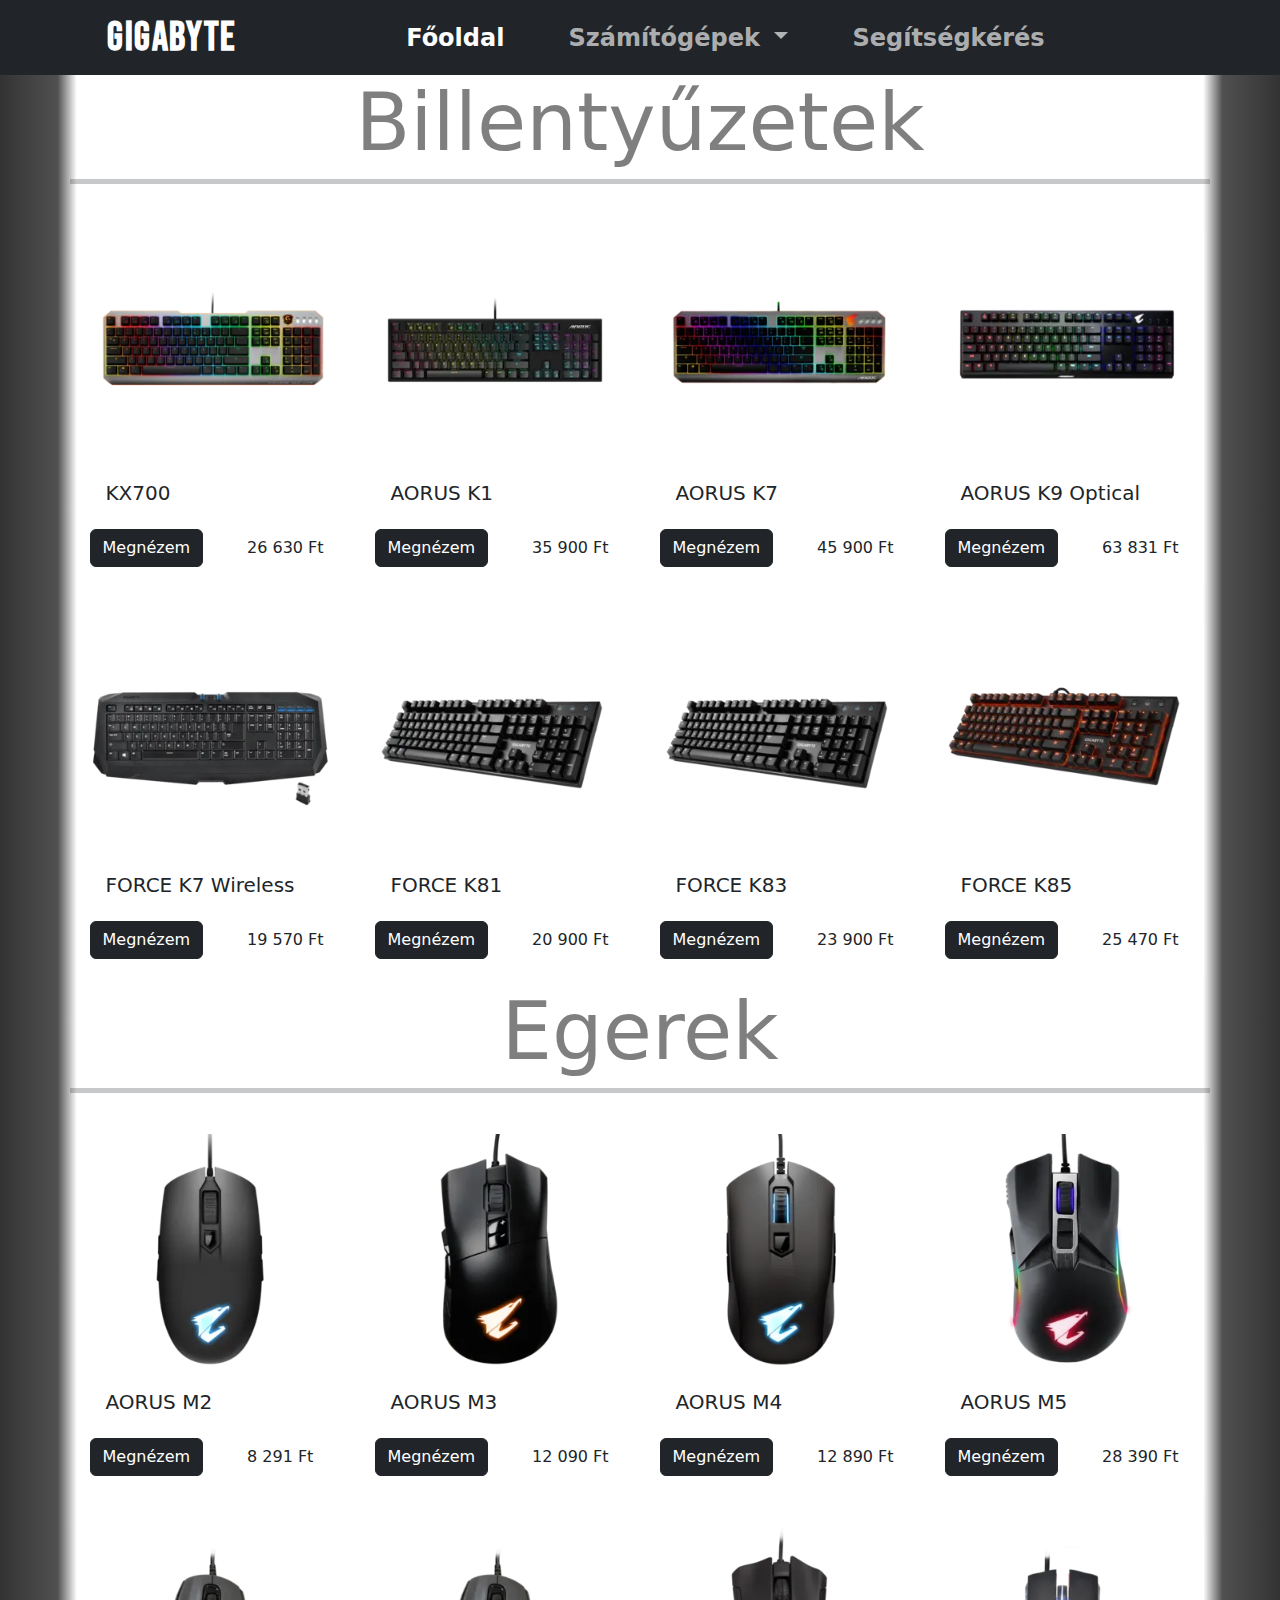
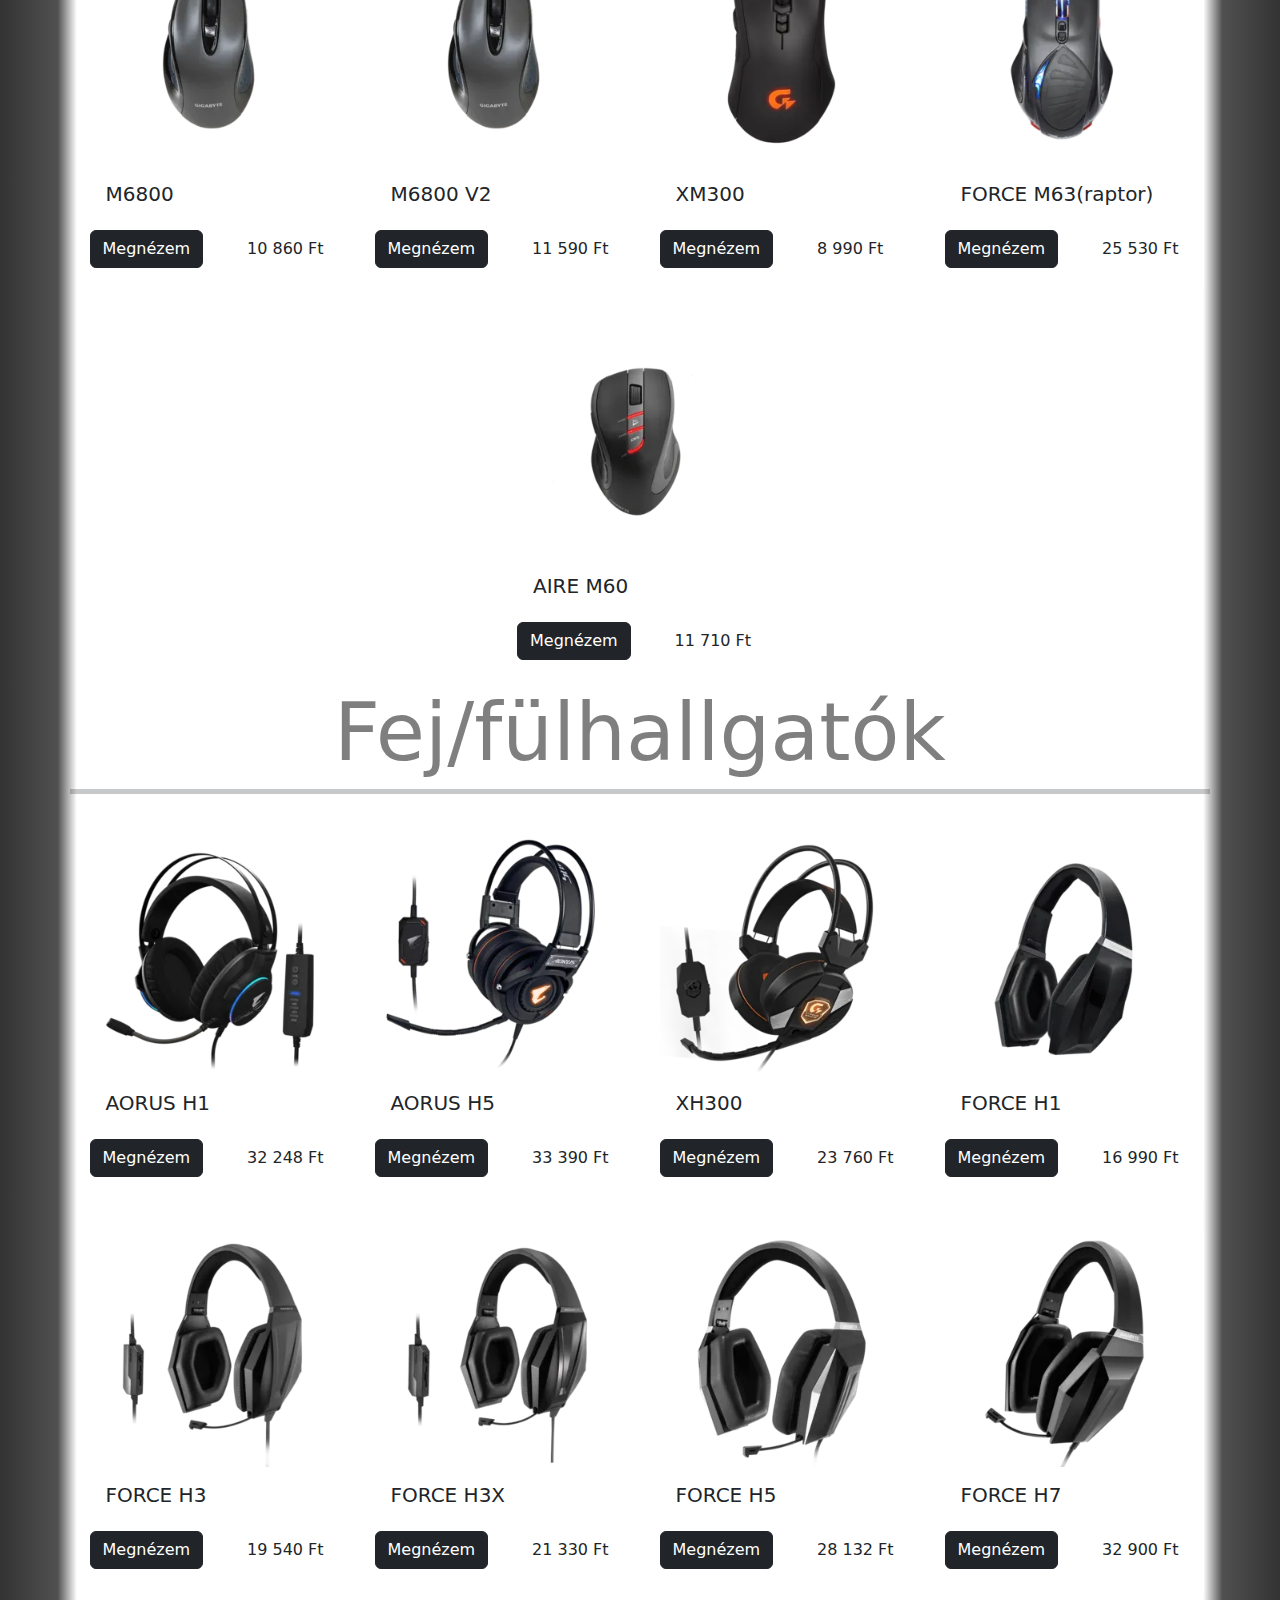
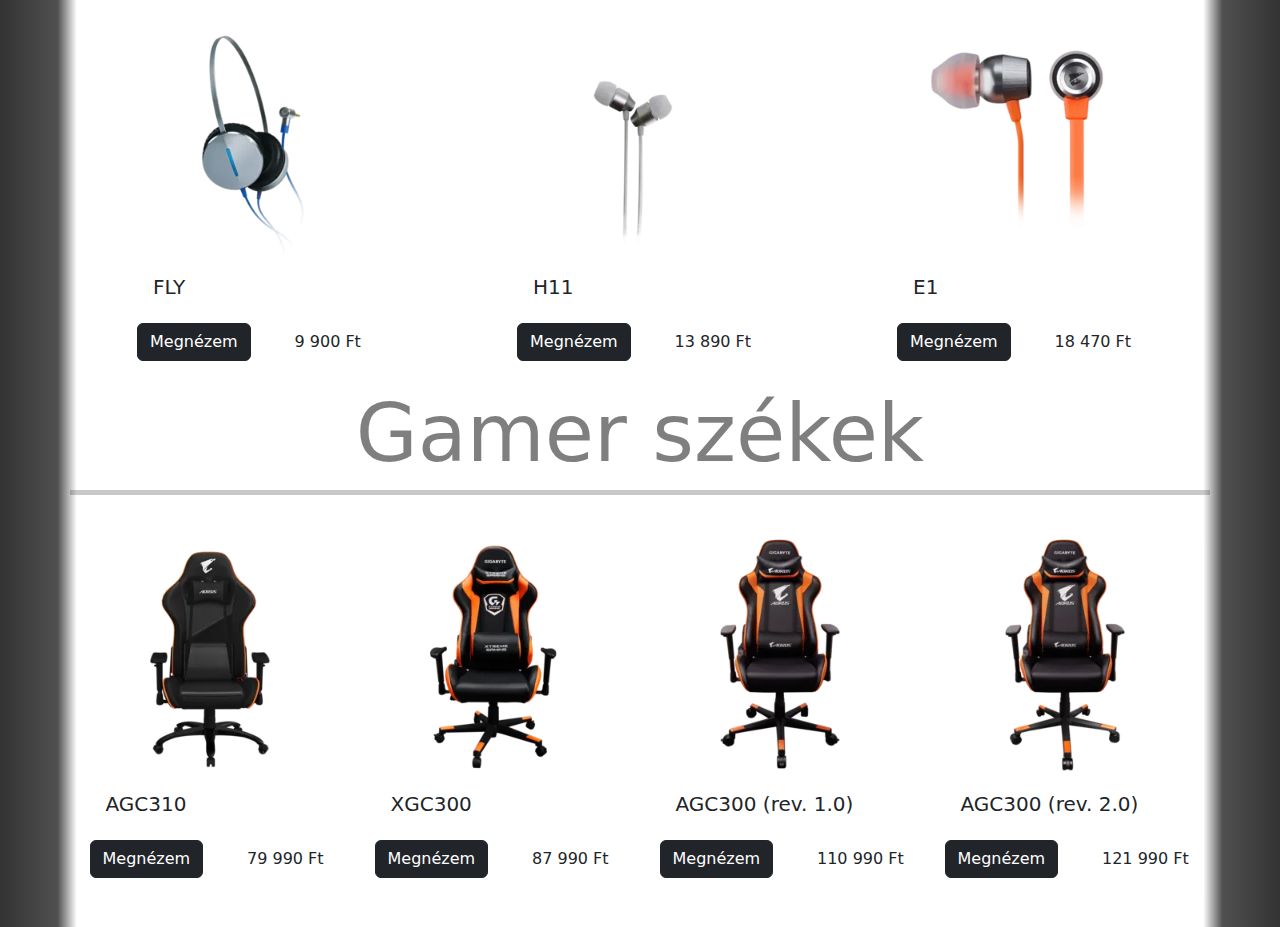
<file: pc-periferiak.html>
<!DOCTYPE html>
<html lang="hu">
<head>
    <meta charset="UTF-8">
    <meta http-equiv="X-UA-Compatible" content="IE=edge">
    <meta name="viewport" content="width=device-width, initial-scale=1.0">
    <link rel="stylesheet" href="bootstrap.min.css">
    <link rel="stylesheet" href="style.css">
    <title>PC perifériák</title>
</head>
<body>
  <nav class="navbar navbar-expand-lg bg-dark" id="navbar" data-bs-theme="dark">
    <div class="container">
      <a class="navbar-brand" href="#">Gigabyte</a>
      <button class="navbar-toggler" type="button" data-bs-toggle="collapse" data-bs-target="#navbarNav" aria-controls="navbarNav" aria-expanded="false" aria-label="Toggle navigation">
        <span class="navbar-toggler-icon"></span>
      </button>
      <div class="collapse navbar-collapse" id="navbarNav">
        <ul class="navbar-nav bold mx-auto">
          <li class="nav-item me-lg-5 ms-0">
            <a class="nav-link active" href="index.html">Főoldal</a>
          </li>
          <li class="nav-item dropdown">
            <a class="nav-link dropdown-toggle" href="#" role="button" data-bs-toggle="dropdown" aria-expanded="false">
              Számítógépek
            </a>
            <ul class="dropdown-menu">
              <li class="nav-item">
                <a class="nav-link dropdown-item" href="alaplap.html">Alaplapok</a>
              </li>
              <li class="nav-item">
                <a class="nav-link dropdown-item" href="gpu.html">Videó kártyák</a>
              </li>
              <li class="nav-item">
                <a class="nav-link dropdown-item" href="pc.html">Asztali PC-k</a>
              </li>
              <li class="nav-item">
                <a class="nav-link dropdown-item" href="pc-periferiak.html">PC perifériák</a>
              </li>
              <li class="nav-item">
                <a class="nav-link dropdown-item" href="pc-alkatreszek.html">PC alkatrészek</a>
              </li>
              <li class="nav-item">
                <a class="nav-link dropdown-item" href="laptop.html">Laptop</a>
              </li>
              <li class="nav-item">
                <a class="nav-link dropdown-item" href="monitor.html">Monitorok</a>
              </li>
            </ul>
          </li>
          <li class="nav-item ms-lg-5 ms-0">
            <a class="nav-link" href="support.html">Segítségkérés</a>
          </li>
        </ul>
      </div>
    </div>
</nav>
    
    <div class="container">
      <div class="row">

      <a><h1 class="display-1 közép text-black-50">Billentyűzetek</h1></a>
      <hr class="border-5">
      
        <div class="card col-xl-3 col-md-4 col-sm-6 col-12 col-6 mt-4 mx-auto gpuCard" style="width: 17rem; height: 23rem;">
          <div>
            <a href="https://www.gigabyte.com/Keyboard/XK700#kf"><img src="Kepek/XK700.webp" class="card-img-top" alt="..." style="height: 15rem; width: 15rem;"></a>
            <div class="card-body">
              <h5 class="card-title text-dark">KX700</h5>
            </div>
              <div class="row align-items-center">
                <div class="col-7">
                  <a href="https://www.gigabyte.com/Keyboard/XK700#kf" class="btn btn-dark gpuButton">Megnézem</a>
                </div>
                <div class="col-5">
                  26 630 Ft
                </div>
              </div>
          </div>
        </div>
        <div class="card col-xl-3 col-md-4 col-sm-6 col-12 col-6 mt-4 mx-auto gpuCard" style="width: 17rem; height: 23rem;">
          <div>
            <a href="https://www.gigabyte.com/Keyboard/AORUS-K1#kf"><img src="Kepek/AORUS K1.webp" class="card-img-top" alt="..." style="height: 15rem; width: 15rem;"></a>
            <div class="card-body">
              <h5 class="card-title text-dark">AORUS K1</h5>
            </div>
              <div class="row align-items-center">
                <div class="col-7">
                  <a href="https://www.gigabyte.com/Keyboard/AORUS-K1#kf" class="btn btn-dark gpuButton">Megnézem</a>
                </div>
                <div class="col-5">
                  35 900 Ft
                </div>
              </div>
          </div>
        </div>
        <div class="card col-xl-3 col-md-4 col-sm-6 col-12 col-6 mt-4 mx-auto gpuCard" style="width: 17rem; height: 23rem;">
          <div>
            <a href="https://www.gigabyte.com/Keyboard/AK700#kf"><img src="Kepek/AORUS K7.webp" class="card-img-top" alt="..." style="height: 15rem; width: 15rem;"></a>
            <div class="card-body">
              <h5 class="card-title text-dark">AORUS K7</h5>
            </div>
              <div class="row align-items-center">
                <div class="col-7">
                  <a href="https://www.gigabyte.com/Keyboard/AK700#kf" class="btn btn-dark gpuButton">Megnézem</a>
                </div>
                <div class="col-5">
                  45 900 Ft
                </div>
              </div>
          </div>
        </div>
        <div class="card col-xl-3 col-md-4 col-sm-6 col-12 col-6 mt-4 mx-auto gpuCard" style="width: 17rem; height: 23rem;">
          <div>
            <a href="https://www.gigabyte.com/Keyboard/AORUS-K9-Optical#kf"><img src="Kepek/AORUS K9 Optical.webp" class="card-img-top" alt="..." style="height: 15rem; width: 15rem;"></a>
            <div class="card-body">
              <h5 class="card-title text-dark">AORUS K9 Optical</h5>
            </div>
              <div class="row align-items-center">
                <div class="col-7">
                  <a href="https://www.gigabyte.com/Keyboard/AORUS-K9-Optical#kf" class="btn btn-dark gpuButton">Megnézem</a>
                </div>
                <div class="col-5">
                  63 831 Ft
                </div>
              </div>
          </div>
        </div>
        <div class="card col-xl-3 col-md-4 col-sm-6 col-12 col-6 mt-4 mx-auto gpuCard" style="width: 17rem; height: 23rem;">
          <div>
            <a href="https://www.gigabyte.com/Keyboard/FORCE-K7-Wireless#ov"><img src="Kepek/FORCE K7 Wireless.webp" class="card-img-top" alt="..." style="height: 15rem; width: 15rem;"></a>
            <div class="card-body">
              <h5 class="card-title text-dark">FORCE K7 Wireless</h5>
            </div>
              <div class="row align-items-center">
                <div class="col-7">
                  <a href="https://www.gigabyte.com/Keyboard/FORCE-K7-Wireless#ov" class="btn btn-dark gpuButton">Megnézem</a>
                </div>
                <div class="col-5">
                  19 570 Ft
                </div>
              </div>
          </div>
        </div>
        <div class="card col-xl-3 col-md-4 col-sm-6 col-12 col-6 mt-4 mx-auto gpuCard" style="width: 17rem; height: 23rem;">
          <div>
            <a href="https://www.gigabyte.com/Keyboard/FORCE-K81#kf"><img src="Kepek/FORCE K81.webp" class="card-img-top" alt="..." style="height: 15rem; width: 15rem;"></a>
            <div class="card-body">
              <h5 class="card-title text-dark">FORCE K81</h5>
            </div>
              <div class="row align-items-center">
                <div class="col-7">
                  <a href="https://www.gigabyte.com/Keyboard/FORCE-K81#kf" class="btn btn-dark gpuButton">Megnézem</a>
                </div>
                <div class="col-5">
                  20 900 Ft
                </div>
              </div>
          </div>
        </div>
        <div class="card col-xl-3 col-md-4 col-sm-6 col-12 col-6 mt-4 mx-auto gpuCard" style="width: 17rem; height: 23rem;">
          <div>
            <a href="https://www.gigabyte.com/Keyboard/FORCE-K83#kf"><img src="Kepek/FORCE K83.webp" class="card-img-top" alt="..." style="height: 15rem; width: 15rem;"></a>
            <div class="card-body">
              <h5 class="card-title text-dark">FORCE K83</h5>
            </div>
              <div class="row align-items-center">
                <div class="col-7">
                  <a href="https://www.gigabyte.com/Keyboard/FORCE-K83#kf" class="btn btn-dark gpuButton">Megnézem</a>
                </div>
                <div class="col-5">
                  23 900 Ft
                </div>
              </div>
          </div>
        </div>
        <div class="card col-xl-3 col-md-4 col-sm-6 col-12 col-6 mt-4 mx-auto gpuCard" style="width: 17rem; height: 23rem;">
          <div>
            <a href="https://www.gigabyte.com/Keyboard/FORCE-K85#kf"><img src="Kepek/FORCE K85.webp" class="card-img-top" alt="..." style="height: 15rem; width: 15rem;"></a>
            <div class="card-body">
              <h5 class="card-title text-dark">FORCE K85</h5>
            </div>
              <div class="row align-items-center">
                <div class="col-7">
                  <a href="https://www.gigabyte.com/Keyboard/FORCE-K85#kf" class="btn btn-dark gpuButton">Megnézem</a>
                </div>
                <div class="col-5">
                  25 470 Ft
                </div>
              </div>
          </div>
        </div>
        
        <a><h1 class="display-1 közép text-black-50">Egerek</h1></a>
        <hr class="border-5">

        <div class="card col-xl-3 col-md-4 col-sm-6 col-12 col-6 mt-4 mx-auto gpuCard" style="width: 17rem; height: 23rem;">
          <div>
            <a href="https://www.gigabyte.com/Mouse/AORUS-M2#kf"><img src="Kepek/AORUS M2.webp" class="card-img-top" alt="..." style="height: 15rem; width: 15rem;"></a>
            <div class="card-body">
              <h5 class="card-title text-dark">AORUS M2</h5>
            </div>
              <div class="row align-items-center">
                <div class="col-7">
                  <a href="https://www.gigabyte.com/Mouse/AORUS-M2#kf" class="btn btn-dark gpuButton">Megnézem</a>
                </div>
                <div class="col-5">
                  8 291 Ft
                </div>
              </div>
          </div>
        </div>
        <div class="card col-xl-3 col-md-4 col-sm-6 col-12 col-6 mt-4 mx-auto gpuCard" style="width: 17rem; height: 23rem;">
          <div>
            <a href="https://www.gigabyte.com/Mouse/Gaming-Mouse#kf"><img src="Kepek/AORUS M3.webp" class="card-img-top" alt="..." style="height: 15rem; width: 15rem;"></a>
            <div class="card-body">
              <h5 class="card-title text-dark">AORUS M3</h5>
            </div>
              <div class="row align-items-center">
                <div class="col-7">
                  <a href="https://www.gigabyte.com/Mouse/Gaming-Mouse#kf" class="btn btn-dark gpuButton">Megnézem</a>
                </div>
                <div class="col-5">
                  12 090 Ft
                </div>
              </div>
          </div>
        </div>
        <div class="card col-xl-3 col-md-4 col-sm-6 col-12 col-6 mt-4 mx-auto gpuCard" style="width: 17rem; height: 23rem;">
          <div>
            <a href="https://www.gigabyte.com/Mouse/AORUS-M4#kf"><img src="Kepek/AORUS M4.webp" class="card-img-top" alt="..." style="height: 15rem; width: 15rem;"></a>
            <div class="card-body">
              <h5 class="card-title text-dark">AORUS M4</h5>
            </div>
              <div class="row align-items-center">
                <div class="col-7">
                  <a href="https://www.gigabyte.com/Mouse/AORUS-M4#kf" class="btn btn-dark gpuButton">Megnézem</a>
                </div>
                <div class="col-5">
                  12 890 Ft
                </div>
              </div>
          </div>
        </div>
        <div class="card col-xl-3 col-md-4 col-sm-6 col-12 col-6 mt-4 mx-auto gpuCard" style="width: 17rem; height: 23rem;">
          <div>
            <a href="https://www.gigabyte.com/Mouse/AORUS-M5#kf"><img src="Kepek/AORUS M5.webp" class="card-img-top" alt="..." style="height: 15rem; width: 15rem;"></a>
            <div class="card-body">
              <h5 class="card-title text-dark">AORUS M5</h5>
            </div>
              <div class="row align-items-center">
                <div class="col-7">
                  <a href="https://www.gigabyte.com/Mouse/AORUS-M5#kf" class="btn btn-dark gpuButton">Megnézem</a>
                </div>
                <div class="col-5">
                  28 390 Ft
                </div>
              </div>
          </div>
        </div>
        <div class="card col-xl-3 col-md-4 col-sm-6 col-12 col-6 mt-4 mx-auto gpuCard" style="width: 17rem; height: 23rem;">
          <div>
            <a href="https://www.gigabyte.com/Mouse/M6800#ov"><img src="Kepek/M6800.webp" class="card-img-top" alt="..." style="height: 15rem; width: 15rem;"></a>
            <div class="card-body">
              <h5 class="card-title text-dark">M6800</h5>
            </div>
              <div class="row align-items-center">
                <div class="col-7">
                  <a href="https://www.gigabyte.com/Mouse/M6800#ov" class="btn btn-dark gpuButton">Megnézem</a>
                </div>
                <div class="col-5">
                  10 860 Ft
                </div>
              </div>
          </div>
        </div>
        <div class="card col-xl-3 col-md-4 col-sm-6 col-12 col-6 mt-4 mx-auto gpuCard" style="width: 17rem; height: 23rem;">
          <div>
            <a href="https://www.gigabyte.com/Mouse/M6800-V2#kf"><img src="Kepek/M6800 V2.webp" class="card-img-top" alt="..." style="height: 15rem; width: 15rem;"></a>
            <div class="card-body">
              <h5 class="card-title text-dark">M6800 V2</h5>
            </div>
              <div class="row align-items-center">
                <div class="col-7">
                  <a href="https://www.gigabyte.com/Mouse/M6800-V2#kf" class="btn btn-dark gpuButton">Megnézem</a>
                </div>
                <div class="col-5">
                  11 590 Ft
                </div>
              </div>
          </div>
        </div>
        <div class="card col-xl-3 col-md-4 col-sm-6 col-12 col-6 mt-4 mx-auto gpuCard" style="width: 17rem; height: 23rem;">
          <div>
            <a href="https://www.gigabyte.com/Mouse/XM300#kf"><img src="Kepek/XM300.webp" class="card-img-top" alt="..." style="height: 15rem; width: 15rem;"></a>
            <div class="card-body">
              <h5 class="card-title text-dark">XM300</h5>
            </div>
              <div class="row align-items-center">
                <div class="col-7">
                  <a href="https://www.gigabyte.com/Mouse/XM300#kf" class="btn btn-dark gpuButton">Megnézem</a>
                </div>
                <div class="col-5">
                  8 990 Ft
                </div>
              </div>
          </div>
        </div>
        <div class="card col-xl-3 col-md-4 col-sm-6 col-12 col-6 mt-4 mx-auto gpuCard" style="width: 17rem; height: 23rem;">
          <div>
            <a href="https://www.gigabyte.com/Mouse/FORCE-M63-raptor#ov"><img src="Kepek/FORCE M63(raptor).webp" class="card-img-top" alt="..." style="height: 15rem; width: 15rem;"></a>
            <div class="card-body">
              <h5 class="card-title text-dark">FORCE M63(raptor)</h5>
            </div>
              <div class="row align-items-center">
                <div class="col-7">
                  <a href="https://www.gigabyte.com/Mouse/FORCE-M63-raptor#ov" class="btn btn-dark gpuButton">Megnézem</a>
                </div>
                <div class="col-5">
                  25 530 Ft
                </div>
              </div>
          </div>
        </div>
        <div class="card col-xl-3 col-md-4 col-sm-6 col-12 col-6 mt-4 mx-auto gpuCard" style="width: 17rem; height: 23rem;">
          <div>
            <a href="https://www.gigabyte.com/Mouse/AIRE-M60#kf"><img src="Kepek/AIRE M60.webp" class="card-img-top" alt="..." style="height: 15rem; width: 15rem;"></a>
            <div class="card-body">
              <h5 class="card-title text-dark">AIRE M60</h5>
            </div>
              <div class="row align-items-center">
                <div class="col-7">
                  <a href="https://www.gigabyte.com/Mouse/AIRE-M60#kf" class="btn btn-dark gpuButton">Megnézem</a>
                </div>
                <div class="col-5">
                  11 710 Ft
                </div>
              </div>
          </div>
        </div>    

    <a><h1 class="display-1 közép text-black-50">Fej/fülhallgatók</h1></a>
    <hr class="border-5">
    
    <div class="card col-xl-3 col-md-4 col-sm-6 col-12 col-6 mt-4 mx-auto gpuCard" style="width: 17rem; height: 23rem;">
      <div>
        <a href="https://www.gigabyte.com/Headset/GP-AORUS-H1#kf"><img src="Kepek/AORUS H1.webp" class="card-img-top" alt="..." style="height: 15rem; width: 15rem;"></a>
        <div class="card-body">
          <h5 class="card-title text-dark">AORUS H1</h5>
        </div>
          <div class="row align-items-center">
            <div class="col-7">
              <a href="https://www.gigabyte.com/Headset/GP-AORUS-H1#kf" class="btn btn-dark gpuButton">Megnézem</a>
            </div>
            <div class="col-5">
              32 248 Ft
            </div>
          </div>
      </div>
    </div>
    <div class="card col-xl-3 col-md-4 col-sm-6 col-12 col-6 mt-4 mx-auto gpuCard" style="width: 17rem; height: 23rem;">
      <div>
        <a href="https://www.gigabyte.com/Headset/Gaming-Headset#kf"><img src="Kepek/AORUS H5.webp" class="card-img-top" alt="..." style="height: 15rem; width: 15rem;"></a>
        <div class="card-body">
          <h5 class="card-title text-dark">AORUS H5</h5>
        </div>
          <div class="row align-items-center">
            <div class="col-7">
              <a href="https://www.gigabyte.com/Headset/Gaming-Headset#kf" class="btn btn-dark gpuButton">Megnézem</a>
            </div>
            <div class="col-5">
              33 390 Ft
            </div>
          </div>
      </div>
    </div>
    <div class="card col-xl-3 col-md-4 col-sm-6 col-12 col-6 mt-4 mx-auto gpuCard" style="width: 17rem; height: 23rem;">
      <div>
        <a href="https://www.gigabyte.com/Headset/XH300#kf"><img src="Kepek/XH300.webp" class="card-img-top" alt="..." style="height: 15rem; width: 15rem;"></a>
        <div class="card-body">
          <h5 class="card-title text-dark">XH300</h5>
        </div>
          <div class="row align-items-center">
            <div class="col-7">
              <a href="https://www.gigabyte.com/Headset/XH300#kf" class="btn btn-dark gpuButton">Megnézem</a>
            </div>
            <div class="col-5">
              23 760 Ft
            </div>
          </div>
      </div>
    </div>
    <div class="card col-xl-3 col-md-4 col-sm-6 col-12 col-6 mt-4 mx-auto gpuCard" style="width: 17rem; height: 23rem;">
      <div>
        <a href="https://www.gigabyte.com/Headset/FORCE-H1#kf"><img src="Kepek/FORCE H1.webp" class="card-img-top" alt="..." style="height: 15rem; width: 15rem;"></a>
        <div class="card-body">
          <h5 class="card-title text-dark">FORCE H1</h5>
        </div>
          <div class="row align-items-center">
            <div class="col-7">
              <a href="https://www.gigabyte.com/Headset/FORCE-H1#kf" class="btn btn-dark gpuButton">Megnézem</a>
            </div>
            <div class="col-5">
              16 990 Ft
            </div>
          </div>
      </div>
    </div>
    <div class="card col-xl-3 col-md-4 col-sm-6 col-12 col-6 mt-4 mx-auto gpuCard" style="width: 17rem; height: 23rem;">
      <div>
        <a href="https://www.gigabyte.com/Headset/FORCE-H3#kf"><img src="Kepek/FORCE H3.webp" class="card-img-top" alt="..." style="height: 15rem; width: 15rem;"></a>
        <div class="card-body">
          <h5 class="card-title text-dark">FORCE H3</h5>
        </div>
          <div class="row align-items-center">
            <div class="col-7">
              <a href="https://www.gigabyte.com/Headset/FORCE-H3#kf" class="btn btn-dark gpuButton">Megnézem</a>
            </div>
            <div class="col-5">
              19 540 Ft
            </div>
          </div>
      </div>
    </div>
    <div class="card col-xl-3 col-md-4 col-sm-6 col-12 col-6 mt-4 mx-auto gpuCard" style="width: 17rem; height: 23rem;">
      <div>
        <a href="https://www.gigabyte.com/Headset/FORCE-H3X#kf"><img src="Kepek/FORCE H3X.webp" class="card-img-top" alt="..." style="height: 15rem; width: 15rem;"></a>
        <div class="card-body">
          <h5 class="card-title text-dark">FORCE H3X</h5>
        </div>
          <div class="row align-items-center">
            <div class="col-7">
              <a href="https://www.gigabyte.com/Headset/FORCE-H3X#kf" class="btn btn-dark gpuButton">Megnézem</a>
            </div>
            <div class="col-5">
              21 330 Ft
            </div>
          </div>
      </div>
    </div>
    <div class="card col-xl-3 col-md-4 col-sm-6 col-12 col-6 mt-4 mx-auto gpuCard" style="width: 17rem; height: 23rem;">
      <div>
        <a href="https://www.gigabyte.com/Headset/FORCE-H5#kf"><img src="Kepek/FORCE H5.webp" class="card-img-top" alt="..." style="height: 15rem; width: 15rem;"></a>
        <div class="card-body">
          <h5 class="card-title text-dark">FORCE H5</h5>
        </div>
          <div class="row align-items-center">
            <div class="col-7">
              <a href="https://www.gigabyte.com/Headset/FORCE-H5#kf" class="btn btn-dark gpuButton">Megnézem</a>
            </div>
            <div class="col-5">
              28 132 Ft
            </div>
          </div>
      </div>
    </div>
    <div class="card col-xl-3 col-md-4 col-sm-6 col-12 col-6 mt-4 mx-auto gpuCard" style="width: 17rem; height: 23rem;">
      <div>
        <a href="https://www.gigabyte.com/Headset/FORCE-H7#kf"><img src="Kepek/FORCE H7.webp" class="card-img-top" alt="..." style="height: 15rem; width: 15rem;"></a>
        <div class="card-body">
          <h5 class="card-title text-dark">FORCE H7</h5>
        </div>
          <div class="row align-items-center">
            <div class="col-7">
              <a href="https://www.gigabyte.com/Headset/FORCE-H7#kf" class="btn btn-dark gpuButton">Megnézem</a>
            </div>
            <div class="col-5">
              32 900 Ft
            </div>
          </div>
      </div>
    </div>
    <div class="card col-xl-3 col-md-4 col-sm-6 col-12 col-6 mt-4 mx-auto gpuCard" style="width: 17rem; height: 23rem;">
      <div>
        <a href="https://www.gigabyte.com/Headset/FLY#ov"><img src="Kepek/FLY.webp" class="card-img-top" alt="..." style="height: 15rem; width: 15rem;"></a>
        <div class="card-body">
          <h5 class="card-title text-dark">FLY</h5>
        </div>
          <div class="row align-items-center">
            <div class="col-7">
              <a href="https://www.gigabyte.com/Headset/FLY#ov" class="btn btn-dark gpuButton">Megnézem</a>
            </div>
            <div class="col-5">
              9 900 Ft
            </div>
          </div>
      </div>
    </div>
    <div class="card col-xl-3 col-md-4 col-sm-6 col-12 col-6 mt-4 mx-auto gpuCard" style="width: 17rem; height: 23rem;">
      <div>
        <a href="https://www.gigabyte.com/Headset/H11#ov"><img src="Kepek/H11.webp" class="card-img-top" alt="..." style="height: 15rem; width: 15rem;"></a>
        <div class="card-body">
          <h5 class="card-title text-dark">H11</h5>
        </div>
          <div class="row align-items-center">
            <div class="col-7">
              <a href="https://www.gigabyte.com/Headset/H11#ov" class="btn btn-dark gpuButton">Megnézem</a>
            </div>
            <div class="col-5">
              13 890 Ft
            </div>
          </div>
      </div>
    </div>
    <div class="card col-xl-3 col-md-4 col-sm-6 col-12 col-6 mt-4 mx-auto gpuCard" style="width: 17rem; height: 23rem;">
      <div>
        <a href="https://www.gigabyte.com/Headset/E1#kf"><img src="Kepek/E1.webp" class="card-img-top" alt="..." style="height: 15rem; width: 15rem;"></a>
        <div class="card-body">
          <h5 class="card-title text-dark">E1</h5>
        </div>
          <div class="row align-items-center">
            <div class="col-7">
              <a href="https://www.gigabyte.com/Headset/E1#kf" class="btn btn-dark gpuButton">Megnézem</a>
            </div>
            <div class="col-5">
              18 470 Ft
            </div>
          </div>
      </div>
    </div>

      <a><h1 class="display-1 közép text-black-50">Gamer székek</h1></a>
      <hr class="border-5">

      <div class="card col-xl-3 col-md-4 col-sm-6 col-12 col-6 mt-4 mx-auto gpuCard" style="width: 17rem; height: 23rem;">
        <div>
          <a href="https://www.gigabyte.com/Gaming-Chair/AGC310#kf"><img src="Kepek/AGC310.webp" class="card-img-top" alt="..." style="height: 15rem; width: 15rem;"></a>
          <div class="card-body">
            <h5 class="card-title text-dark">AGC310</h5>
          </div>
            <div class="row align-items-center">
              <div class="col-7">
                <a href="https://www.gigabyte.com/Gaming-Chair/AGC310#kf" class="btn btn-dark gpuButton">Megnézem</a>
              </div>
              <div class="col-5">
                79 990 Ft
              </div>
            </div>
        </div>
      </div>
      <div class="card col-xl-3 col-md-4 col-sm-6 col-12 col-6 mt-4 mx-auto gpuCard" style="width: 17rem; height: 23rem;">
        <div>
          <a href="https://www.gigabyte.com/Gaming-Chair/XGC300#kf"><img src="Kepek/XGC300.webp" class="card-img-top" alt="..." style="height: 15rem; width: 15rem;"></a>
          <div class="card-body">
            <h5 class="card-title text-dark">XGC300</h5>
          </div>
            <div class="row align-items-center">
              <div class="col-7">
                <a href="https://www.gigabyte.com/Gaming-Chair/XGC300#kf" class="btn btn-dark gpuButton">Megnézem</a>
              </div>
              <div class="col-5">
                87 990 Ft
              </div>
            </div>
        </div>
      </div>
      <div class="card col-xl-3 col-md-4 col-sm-6 col-12 col-6 mt-4 mx-auto gpuCard" style="width: 17rem; height: 23rem;">
        <div>
          <a href="https://www.gigabyte.com/Gaming-Chair/AORUS-Gaming-Chair-rev-10#kf"><img src="Kepek/AGC300 (rev. 1.0).webp" class="card-img-top" alt="..." style="height: 15rem; width: 15rem;"></a>
          <div class="card-body">
            <h5 class="card-title text-dark">AGC300 (rev. 1.0)</h5>
          </div>
            <div class="row align-items-center">
              <div class="col-7">
                <a href="https://www.gigabyte.com/Gaming-Chair/AORUS-Gaming-Chair-rev-10#kf" class="btn btn-dark gpuButton">Megnézem</a>
              </div>
              <div class="col-5">
                110 990 Ft
              </div>
            </div>
        </div>
      </div>
      <div class="card col-xl-3 col-md-4 col-sm-6 col-12 col-6 mt-4 mx-auto gpuCard" style="width: 17rem; height: 23rem;">
        <div>
          <a href="https://www.gigabyte.com/Gaming-Chair/AORUS-Gaming-Chair-rev-20#kf"><img src="Kepek/AGC300 (rev. 2.0).webp" class="card-img-top" alt="..." style="height: 15rem; width: 15rem;"></a>
          <div class="card-body">
            <h5 class="card-title text-dark">AGC300 (rev. 2.0)</h5>
          </div>
            <div class="row align-items-center">
              <div class="col-7">
                <a href="https://www.gigabyte.com/Gaming-Chair/AORUS-Gaming-Chair-rev-20#kf" class="btn btn-dark gpuButton">Megnézem</a>
              </div>
              <div class="col-5">
                121 990 Ft
              </div>
            </div>
        </div>
      </div>
    </div>
  </div>
  <br>
  <script src="bootstrap.bundle.min.js"></script>
  <script src="gigabyte.js"></script>
</body>
</html>
</file>
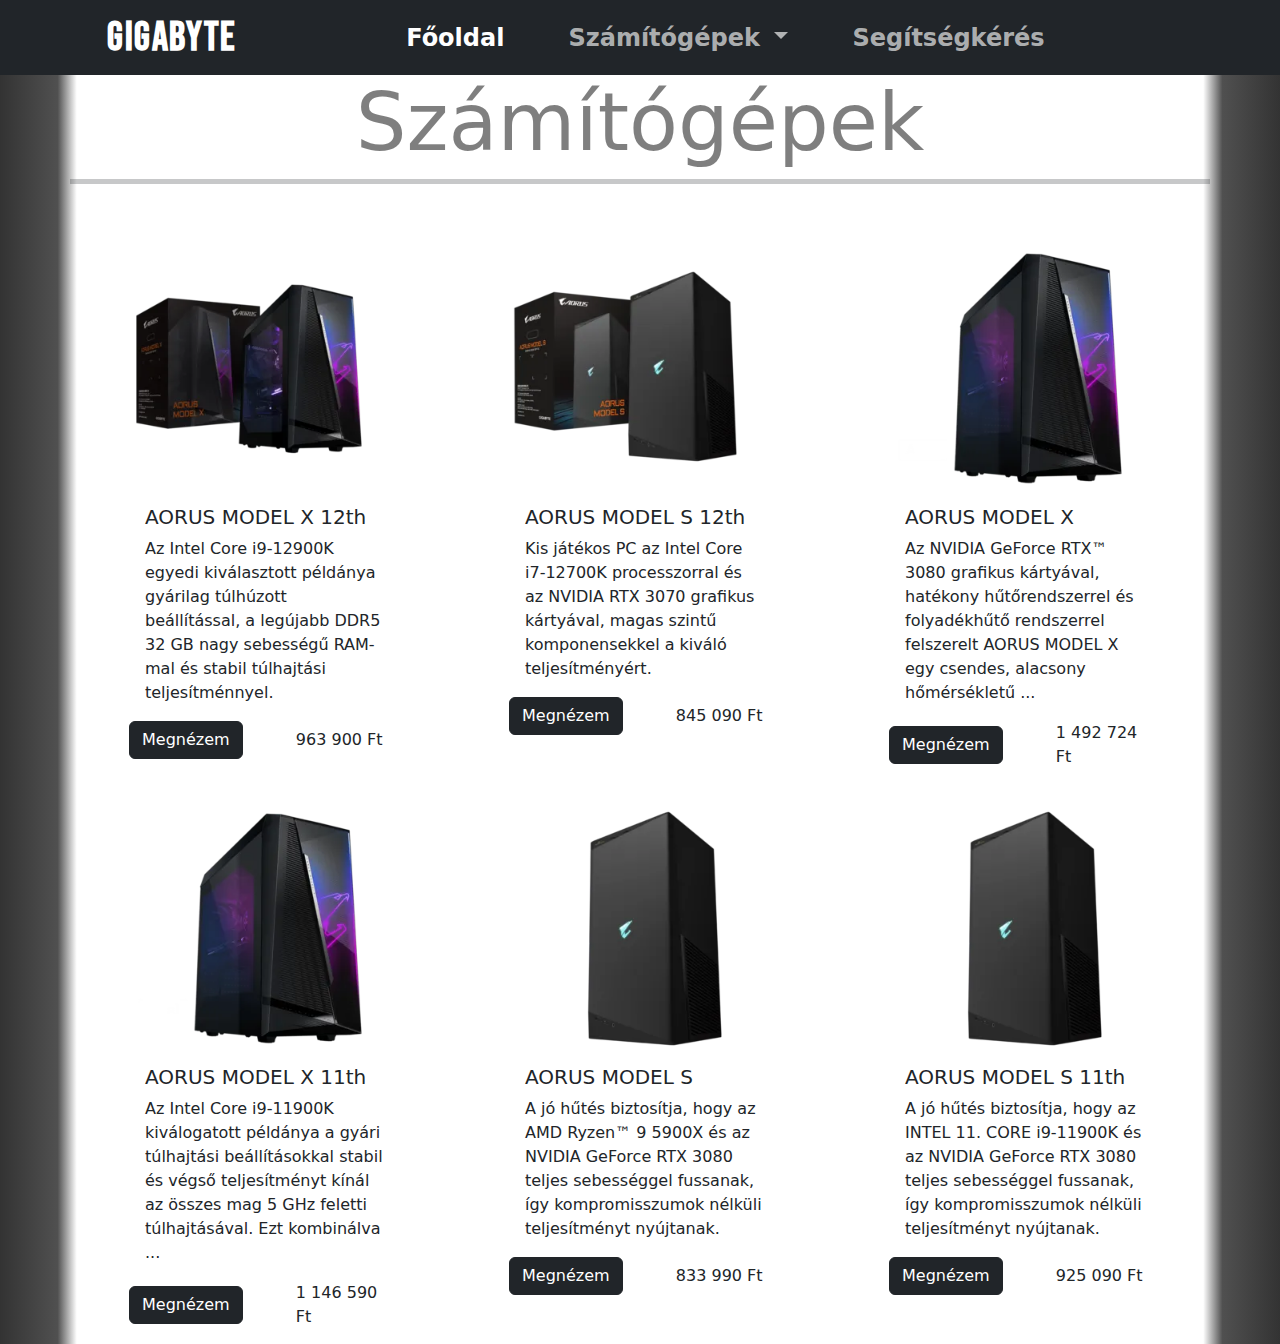
<file: pc.html>
<!DOCTYPE html>
<html lang="hu">
<head>
    <meta charset="UTF-8">
    <meta http-equiv="X-UA-Compatible" content="IE=edge">
    <meta name="viewport" content="width=device-width, initial-scale=1.0">
    <link rel="stylesheet" href="bootstrap.min.css">
    <link rel="stylesheet" href="style.css">
    <title>PC</title>
</head>
<body>
    <nav class="navbar navbar-expand-lg bg-dark" id="navbar" data-bs-theme="dark">
        <div class="container">
          <a class="navbar-brand" href="#">Gigabyte</a>
          <button class="navbar-toggler" type="button" data-bs-toggle="collapse" data-bs-target="#navbarNav" aria-controls="navbarNav" aria-expanded="false" aria-label="Toggle navigation">
            <span class="navbar-toggler-icon"></span>
          </button>
          <div class="collapse navbar-collapse" id="navbarNav">
            <ul class="navbar-nav bold mx-auto">
              <li class="nav-item me-lg-5 ms-0">
                <a class="nav-link active" href="index.html">Főoldal</a>
              </li>
              <li class="nav-item dropdown">
                <a class="nav-link dropdown-toggle" href="#" role="button" data-bs-toggle="dropdown" aria-expanded="false">
                  Számítógépek
                </a>
                <ul class="dropdown-menu">
                  <li class="nav-item">
                    <a class="nav-link dropdown-item" href="alaplap.html">Alaplapok</a>
                  </li>
                  <li class="nav-item">
                    <a class="nav-link dropdown-item" href="gpu.html">Videó kártyák</a>
                  </li>
                  <li class="nav-item">
                    <a class="nav-link dropdown-item" href="pc.html">Asztali PC-k</a>
                  </li>
                  <li class="nav-item">
                    <a class="nav-link dropdown-item" href="pc-periferiak.html">PC perifériák</a>
                  </li>
                  <li class="nav-item">
                    <a class="nav-link dropdown-item" href="pc-alkatreszek.html">PC alkatrészek</a>
                  </li>
                  <li class="nav-item">
                    <a class="nav-link dropdown-item" href="laptop.html">Laptop</a>
                  </li>
                  <li class="nav-item">
                    <a class="nav-link dropdown-item" href="monitor.html">Monitorok</a>
                  </li>
                </ul>
              </li>
              <li class="nav-item ms-lg-5 ms-0">
                <a class="nav-link" href="support.html">Segítségkérés</a>
              </li>
            </ul>
          </div>
        </div>
    </nav>
    
    <div class="container">
      <div class="row">

        <a><h1 class="display-1 közép text-black-50">Számítógépek</h1></a>
        <hr class="border-5">

        <div class="card col-xl-3 col-md-4 col-sm-6 col-12 col-6 mt-5 mx-auto gpuCard" style="width: 18rem; height: 32rem;">
          <div>
            <a href="https://www.gigabyte.com/Gaming-PC/AORUS-MODEL-X-Intel-12th#kf"><img src="Kepek/AORUS MODEL X 12th.webp" class="card-img-top" alt="..." style="height: 15rem; width: 15rem;"></a>
            <div class="card-body">
              <h5 class="card-title text-dark">AORUS MODEL X 12th</h5>
              <p class="card-text text-dark" style="width: 15rem;">Az Intel Core i9-12900K egyedi kiválasztott példánya gyárilag túlhúzott beállítással, a legújabb DDR5 32 GB nagy sebességű RAM-mal és stabil túlhajtási teljesítménnyel.</p>
            </div>
              <div class="row align-items-center">
                <div class="col-7">
                  <a href="https://www.gigabyte.com/Gaming-PC/AORUS-MODEL-X-Intel-12th#kf" class="btn btn-dark gpuButton">Megnézem</a>
                </div>
                <div class="col-5">
                  963 900 Ft
                </div>
              </div>
          </div>
        </div>
        <div class="card col-xl-3 col-md-4 col-sm-6 col-12 col-6 mt-5 mx-auto gpuCard" style="width: 18rem; height: 32rem;">
          <div>
            <a href="https://www.gigabyte.com/hu/Gaming-PC/AORUS-MODEL-S-Intel-12th#kf"><img src="Kepek/AORUS MODEL S 12th.webp" class="card-img-top" alt="..." style="height: 15rem; width: 15rem;"></a>
            <div class="card-body">
              <h5 class="card-title text-dark">AORUS MODEL S 12th</h5>
              <p class="card-text text-dark" style="width: 15rem;">Kis játékos PC az Intel Core i7-12700K processzorral és az NVIDIA RTX 3070 grafikus kártyával, magas szintű komponensekkel a kiváló teljesítményért.</p>
            </div>
              <div class="row align-items-center">
                <div class="col-7">
                  <a href="https://www.gigabyte.com/hu/Gaming-PC/AORUS-MODEL-S-Intel-12th#kf" class="btn btn-dark gpuButton">Megnézem</a>
                </div>
                <div class="col-5">
                  845 090 Ft
                </div>
              </div>
          </div>
        </div>
        <div class="card col-xl-3 col-md-4 col-sm-6 col-12 col-6 mt-5 mx-auto gpuCard" style="width: 18rem; height: 32rem;">
          <div>
            <a href="https://www.gigabyte.com/hu/Gaming-PC/AORUS-MODEL-X-AMD#kf"><img src="Kepek/AORUS MODEL X.webp" class="card-img-top" alt="..." style="height: 15rem; width: 15rem;"></a>
            <div class="card-body">
              <h5 class="card-title text-dark">AORUS MODEL X</h5>
              <p class="card-text text-dark" style="width: 15rem;">Az NVIDIA GeForce RTX™ 3080 grafikus kártyával, hatékony hűtőrendszerrel és folyadékhűtő rendszerrel felszerelt AORUS MODEL X egy csendes, alacsony hőmérsékletű ...</p>
            </div>
              <div class="row align-items-center">
                <div class="col-7">
                  <a href="https://www.gigabyte.com/hu/Gaming-PC/AORUS-MODEL-X-AMD#kf" class="btn btn-dark gpuButton">Megnézem</a>
                </div>
                <div class="col-5">
                  1 492 724 Ft
                </div>
              </div>
          </div>
        </div>
        <div class="card col-xl-3 col-md-4 col-sm-6 col-12 col-6 mt-5 mx-auto gpuCard" style="width: 18rem; height: 32rem;">
          <div>
            <a href="https://www.gigabyte.com/hu/Gaming-PC/AORUS-MODEL-X-INTEL#kf"><img src="Kepek/AORUS MODEL X 11th.webp" class="card-img-top" alt="..." style="height: 15rem; width: 15rem;"></a>
            <div class="card-body">
              <h5 class="card-title text-dark">AORUS MODEL X 11th</h5>
              <p class="card-text text-dark" style="width: 15rem;">Az Intel Core i9-11900K kiválogatott példánya a gyári túlhajtási beállításokkal stabil és végső teljesítményt kínál az összes mag 5 GHz feletti túlhajtásával. Ezt kombinálva ...</p>
            </div>
              <div class="row align-items-center">
                <div class="col-7">
                  <a href="https://www.gigabyte.com/hu/Gaming-PC/AORUS-MODEL-X-INTEL#kf" class="btn btn-dark gpuButton">Megnézem</a>
                </div>
                <div class="col-5">
                  1 146 590 Ft
                </div>
              </div>
          </div>
        </div>
        <div class="card col-xl-3 col-md-4 col-sm-6 col-12 col-6 mt-5 mx-auto gpuCard" style="width: 18rem; height: 32rem;">
          <div>
            <a href="https://www.gigabyte.com/Gaming-PC/AORUS-MODEL-S-AMD#kf"><img src="Kepek/AORUS MODEL S.webp" class="card-img-top" alt="..." style="height: 15rem; width: 15rem;"></a>
            <div class="card-body">
              <h5 class="card-title text-dark">AORUS MODEL S</h5>
              <p class="card-text text-dark" style="width: 15rem;">A jó hűtés biztosítja, hogy az AMD Ryzen™ 9 5900X és az NVIDIA GeForce RTX 3080 teljes sebességgel fussanak, így kompromisszumok nélküli teljesítményt nyújtanak.</p>
            </div>
              <div class="row align-items-center">
                <div class="col-7">
                  <a href="https://www.gigabyte.com/Gaming-PC/AORUS-MODEL-S-AMD#kf" class="btn btn-dark gpuButton">Megnézem</a>
                </div>
                <div class="col-5">
                  833 990 Ft
                </div>
              </div>
          </div>
        </div>
        <div class="card col-xl-3 col-md-4 col-sm-6 col-12 col-6 mt-5 mx-auto gpuCard" style="width: 18rem; height: 32rem;">
          <div>
            <a href="https://www.gigabyte.com/hu/Gaming-PC/AORUS-MODEL-S-Intel#kf"><img src="Kepek/AORUS MODEL S.webp" class="card-img-top" alt="..." style="height: 15rem; width: 15rem;"></a>
            <div class="card-body">
              <h5 class="card-title text-dark">AORUS MODEL S 11th</h5>
              <p class="card-text text-dark" style="width: 15rem;">A jó hűtés biztosítja, hogy az INTEL 11. CORE i9-11900K és az NVIDIA GeForce RTX 3080 teljes sebességgel fussanak, így kompromisszumok nélküli teljesítményt nyújtanak.</p>
            </div>
              <div class="row align-items-center">
                <div class="col-7">
                  <a href="https://www.gigabyte.com/hu/Gaming-PC/AORUS-MODEL-S-Intel#kf" class="btn btn-dark gpuButton">Megnézem</a>
                </div>
                <div class="col-5">
                  925 090 Ft
                </div>
              </div>
          </div>
        </div>
    </div>
  </div>
  <br>
  <script src="bootstrap.bundle.min.js"></script>
  <script src="gigabyte.js"></script>
</body>
</html>
</file>
<file: style.css>
/*Overall*/
@import url('https://fonts.googleapis.com/css2?family=Bebas+Neue&display=swap');

body
{
    background: linear-gradient(90deg, rgba(51,51,51,1) 0%, rgba(80,80,80,1) 4.5%, rgb(255, 255, 255) 6%, rgb(255, 255, 255) 94%, rgba(80,80,80,1) 95.5%, rgba(51,51,51,1) 100%);
    margin-top: 75px;
}

.card
{
    border: #EEE solid 1px;
}

.bold
{
    font-weight: bold;
}


/*NAVBAR*/
#navbar
{
    position: fixed;
    top: 0;
    transition: top .3s;
    width: 100%;
}

.navbar
{
    font-size: 1.5rem;
    height: 75px;
    z-index: 20;
}

.navbar-nav
{
    z-index: 20;
    background-color: rgb(33, 37, 41);
    padding: 0 30px;
}

.dropdown-menu
{
    border-left: none;
    border-right: none;
    border-radius: 0;
}

.navbar-brand
{
    font-size: 2.5rem;
    font-family: 'Bebas Neue', cursive;
    font-weight: bold;
    letter-spacing: .1rem;
    margin-bottom: 0;
    padding: 0;
    margin-left: 25px;
    /* font-variant: small-caps; */
}

.nav.link
{
    padding: 0 !important;
}

/*INDEX*/
.chapter
{
    height: 40vw;
    min-height: 450px;
    width: 100%;
    background-position: center;
    background-size: cover;
    color: white;
    text-shadow: 2.5px 2px black;
    margin-top: -.5rem;
}

.chapter h1
{
    padding-top: 15vw;
}

.chapter p
{
    font-size: 1.5rem;
}

.chapter .btn
{
    background-color: #EEE;
    text-shadow: none;
    transition: .1s;
}

.chapter .btn:hover
{
    transform: scale(120%);
    color: black;
    transition: .1s;
}

.c0
{
    background-image: url(Kepek/c0-splash.jpg);
}

.c0 h1
{
    font-size: 3rem;
}

.c1
{
    background-image: url(Kepek/c1-splash.jpg);
}

.c2
{
    background-image: url(Kepek/c2-splash.jpg);
}

.c3
{
    background-image: url(Kepek/c3-splash.jpg);
}

.c4
{
    background-image: url(Kepek/c5-splash.jpg);
}

.c5
{
    background-image: url(Kepek/c4-splash.jpg);
}

.c6
{
    background-image: url(Kepek/c6-splash.jpg);
}

.c7
{
    background-image: url(Kepek/c7-splash.jpg);
}

/*SUPPORT*/
#problemArea
{
    resize: none;
}

/* GPU */

#gpuBody {
    background-color: white;
}

#gpuTitle {
    font-size: 3rem;
    margin: 0 auto;
}

@media screen and (min-width: 1400px) {
    .nvidiaText {
        border-right: 2px solid black;
    }
}

.typeSelect {
    text-decoration: none;
    color: black;
}

.typeSelect:hover {
    cursor: pointer;
}

.gpuCard {
    border: 1px solid white !important;
    border-radius: 7px;
}

.gpuCard:hover {
    box-shadow: 5px 5px 15px grey;
    transition: 0.5s;
}

.backArrow {
    color: black;
    transform: rotate(-90deg) !important;
    size: 1.3rem;
    text-decoration: none;
    display: block;
}

#GPUs
{
    overflow: hidden;
}

#nvidiaCheckbox, #amdCheckbox {
    width: 2rem;
    height: 2rem;
    accent-color: black;
}

#nvidiaCards, #amdCards {
    display: none;
}

/*ALAPLAPOK*/
#motherboardBody {
    background-color: white;
}

.motherboardCard {
    border-radius: 7px;
    transition: .5s;
}

@media screen and (min-width: 992px) {
    .motherboardCard:hover {
        box-shadow: 5px 5px 15px grey;
        transition: 0.5s
    }
}
#intelCheckBox, #amdCheckBox
{
    accent-color: #000;
    width: 2rem;
    height: 2rem;
}

#intel, #amd
{
    display: none;
}


/* LAPTOP */

#laptopBody {
    background-color: white;
}

#cpu, #gpu, #both {
    display: none;
}

#cpuCheckbox, #gpuCheckbox {
    accent-color: #000;
    width: 2rem;
    height: 2rem;
}

#cpuCheckbox, #gpuCheckbox:hover {
    cursor: pointer;
}

.laptopCard {
    border: 1px solid white !important;
    border-radius: 7px;
}

@media screen and (min-width: 1301px) {
    .laptopCard:hover {
        box-shadow: 5px 5px 15px grey;
        transition: 0.5s;
    }
}

#laptopTitle {
    font-size: 3rem;
}

/* Monitor */

#monitorTitle {
    font-size: 3rem;
}

@media screen and (min-width: 768px) {
    #monitorTitle, #laptopTitle, #gpuTitle
    {
        font-size: 6rem;
    }
}

#rangeSelect {
    accent-color: black;
}

.monitorCard {
    border: 1px solid white !important;
    border-radius: 7px;
}

@media screen and (min-width: 992px) {
    .monitorCard:hover {
        box-shadow: 5px 5px 15px grey;
        transition: 0.5s
    }
}

#monitorBody {
    background-color: white;
}

#firstHZ, #secondHZ, #thirdHZ, #fourthHZ {
    display: none;
}

/*PC + pc-periferiak + pc-alkatreszek*/

.közép {
    text-align: center;
}
</file>
